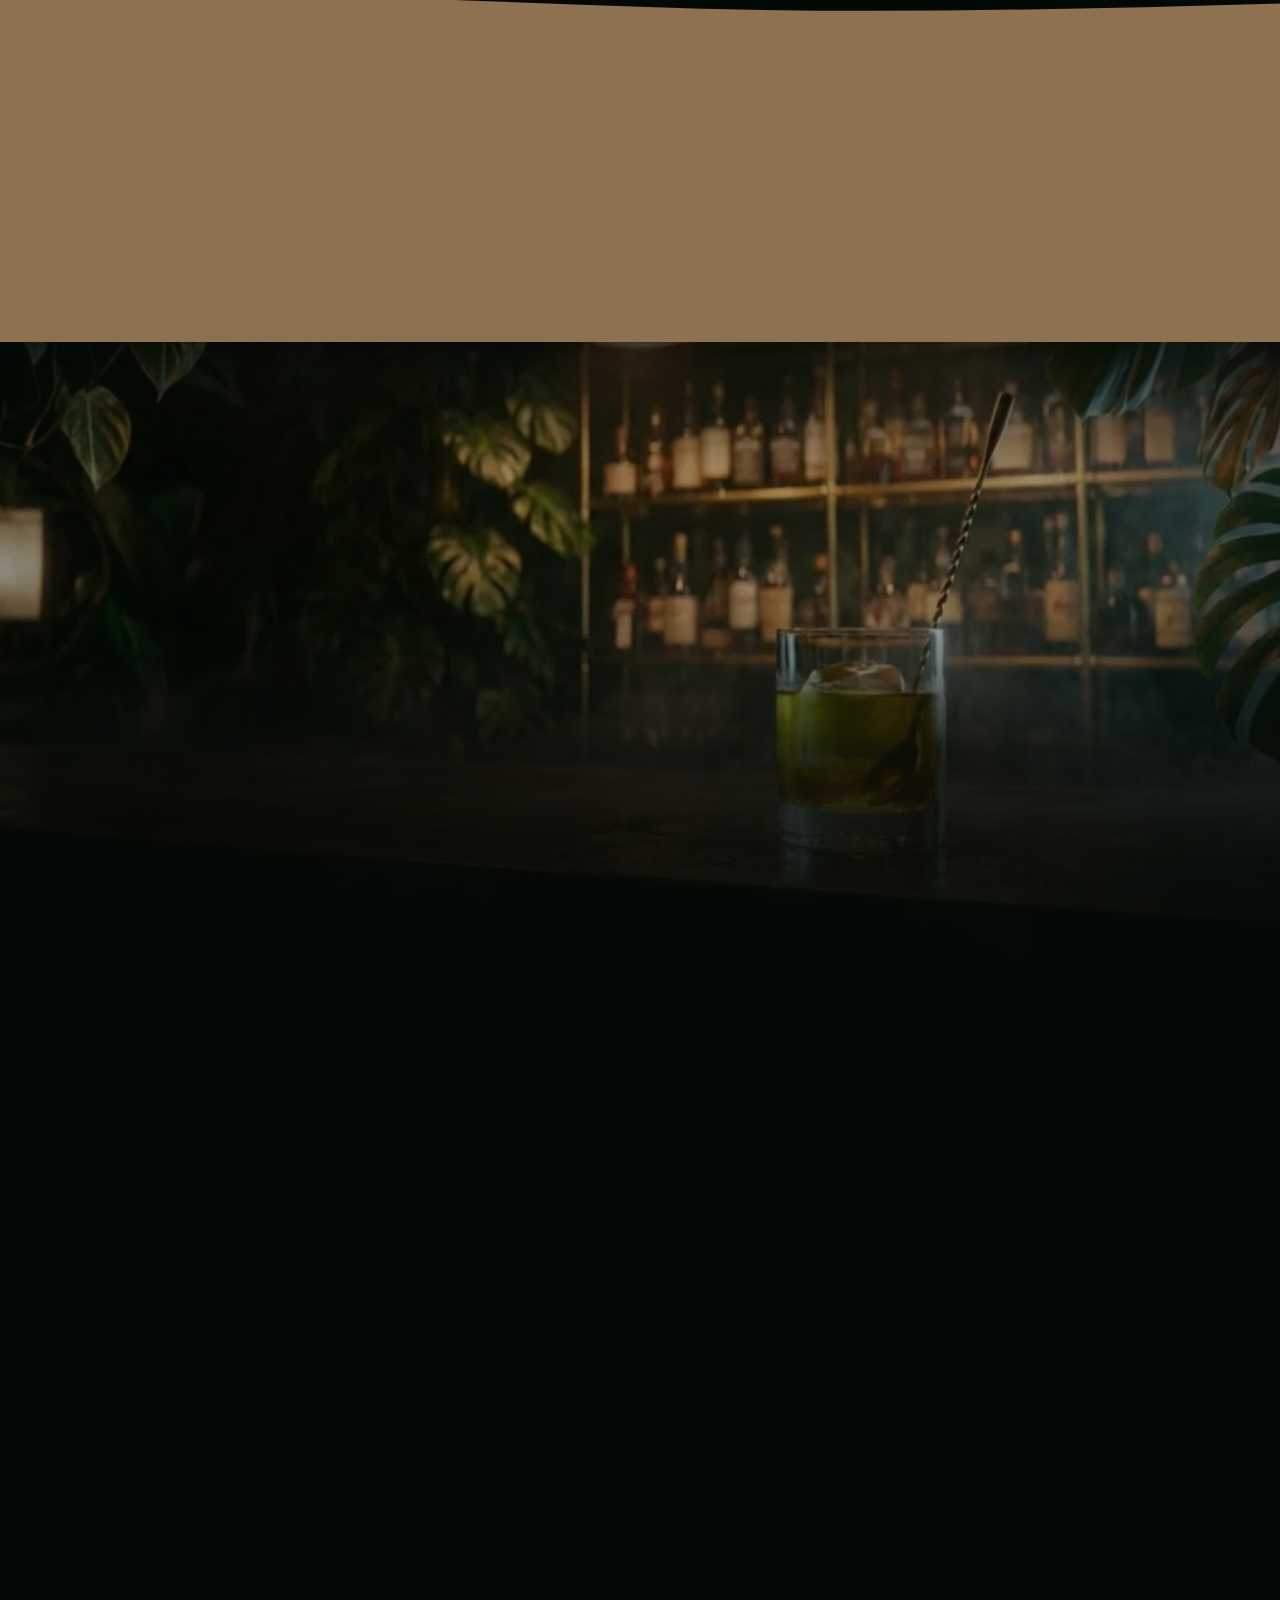
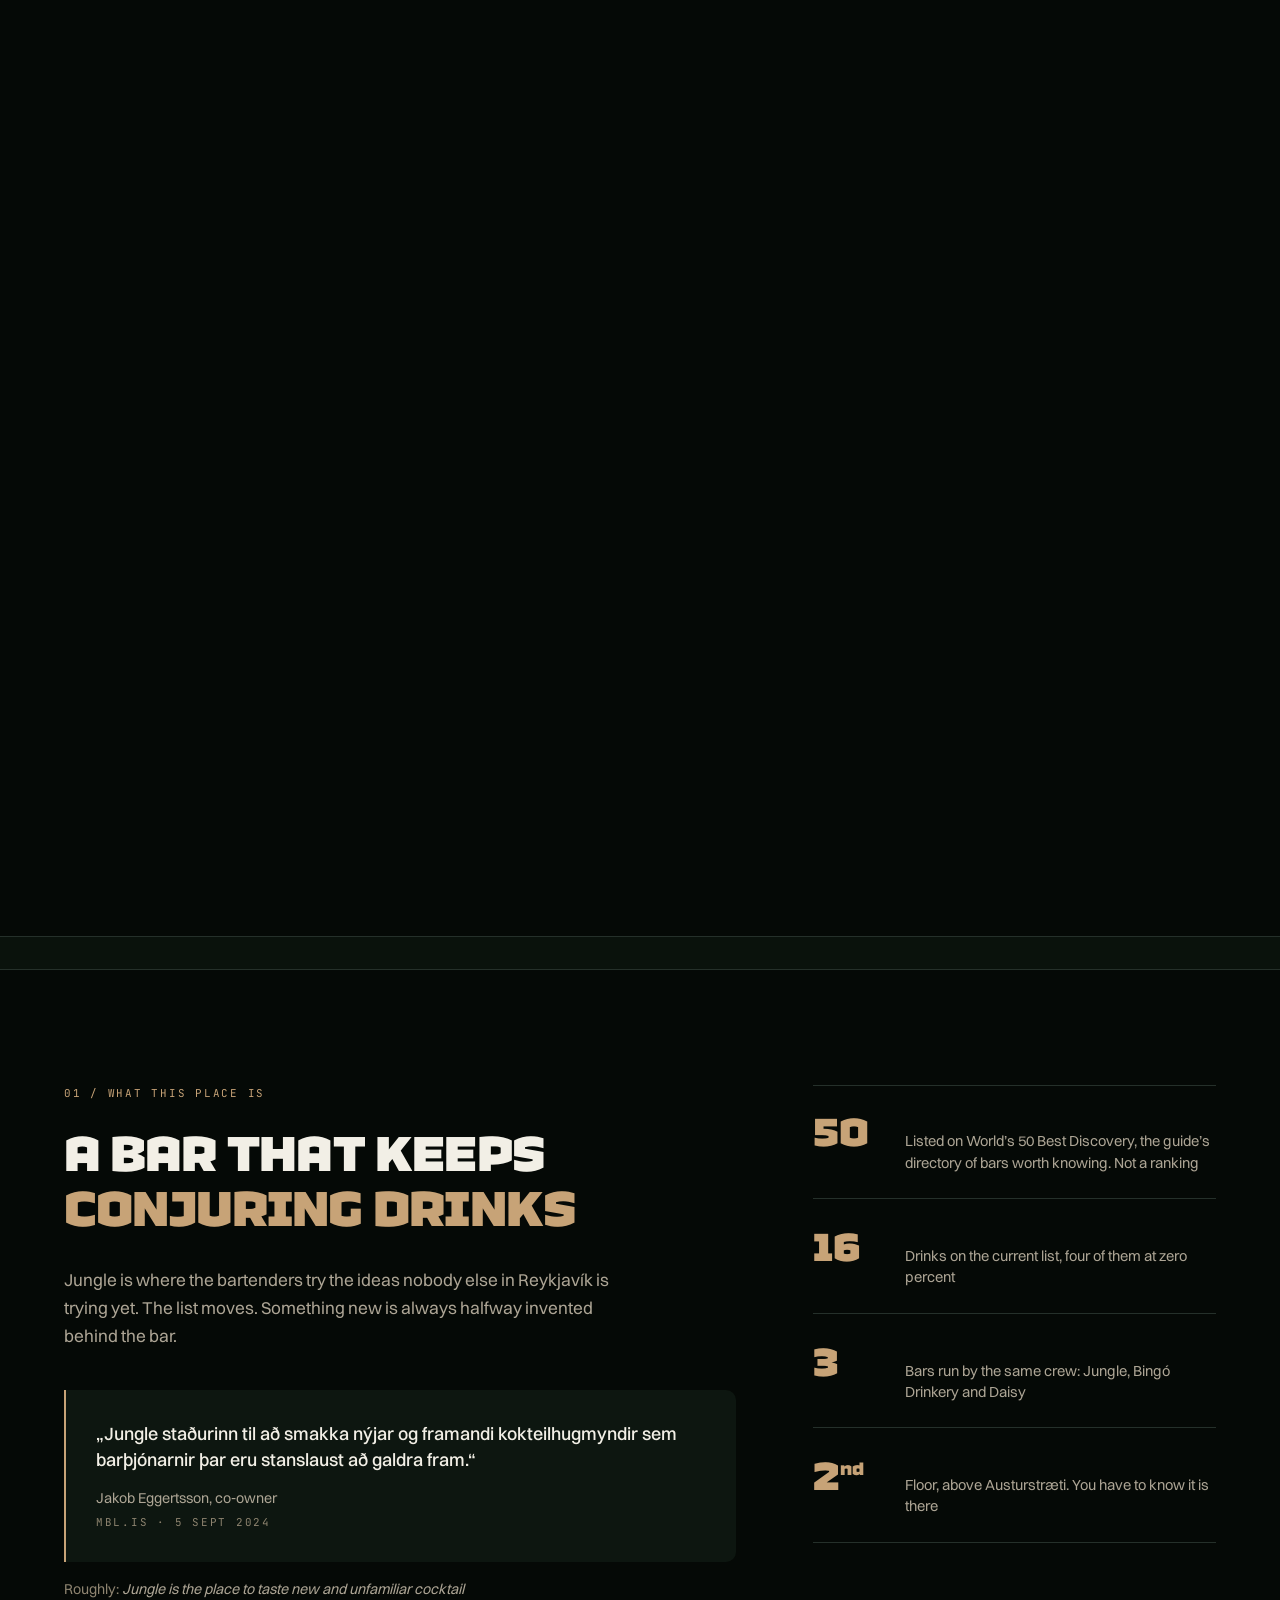
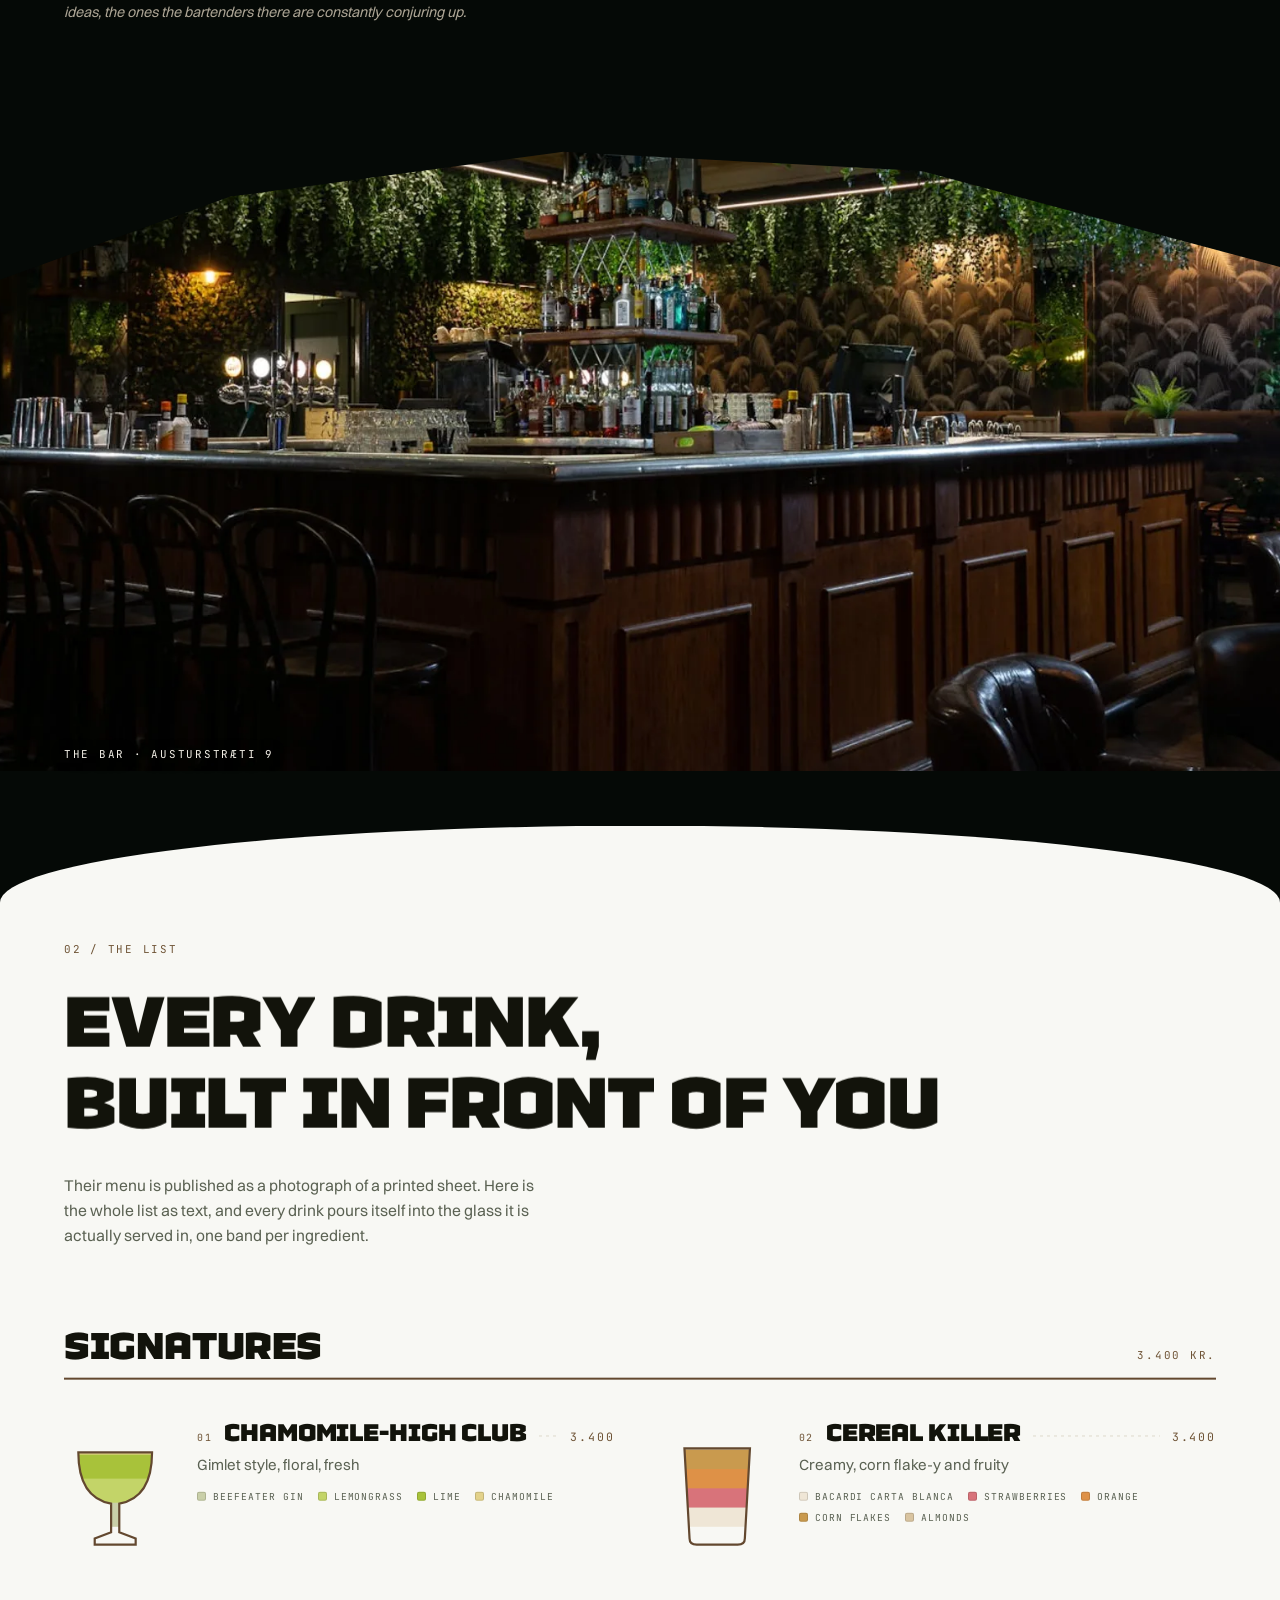
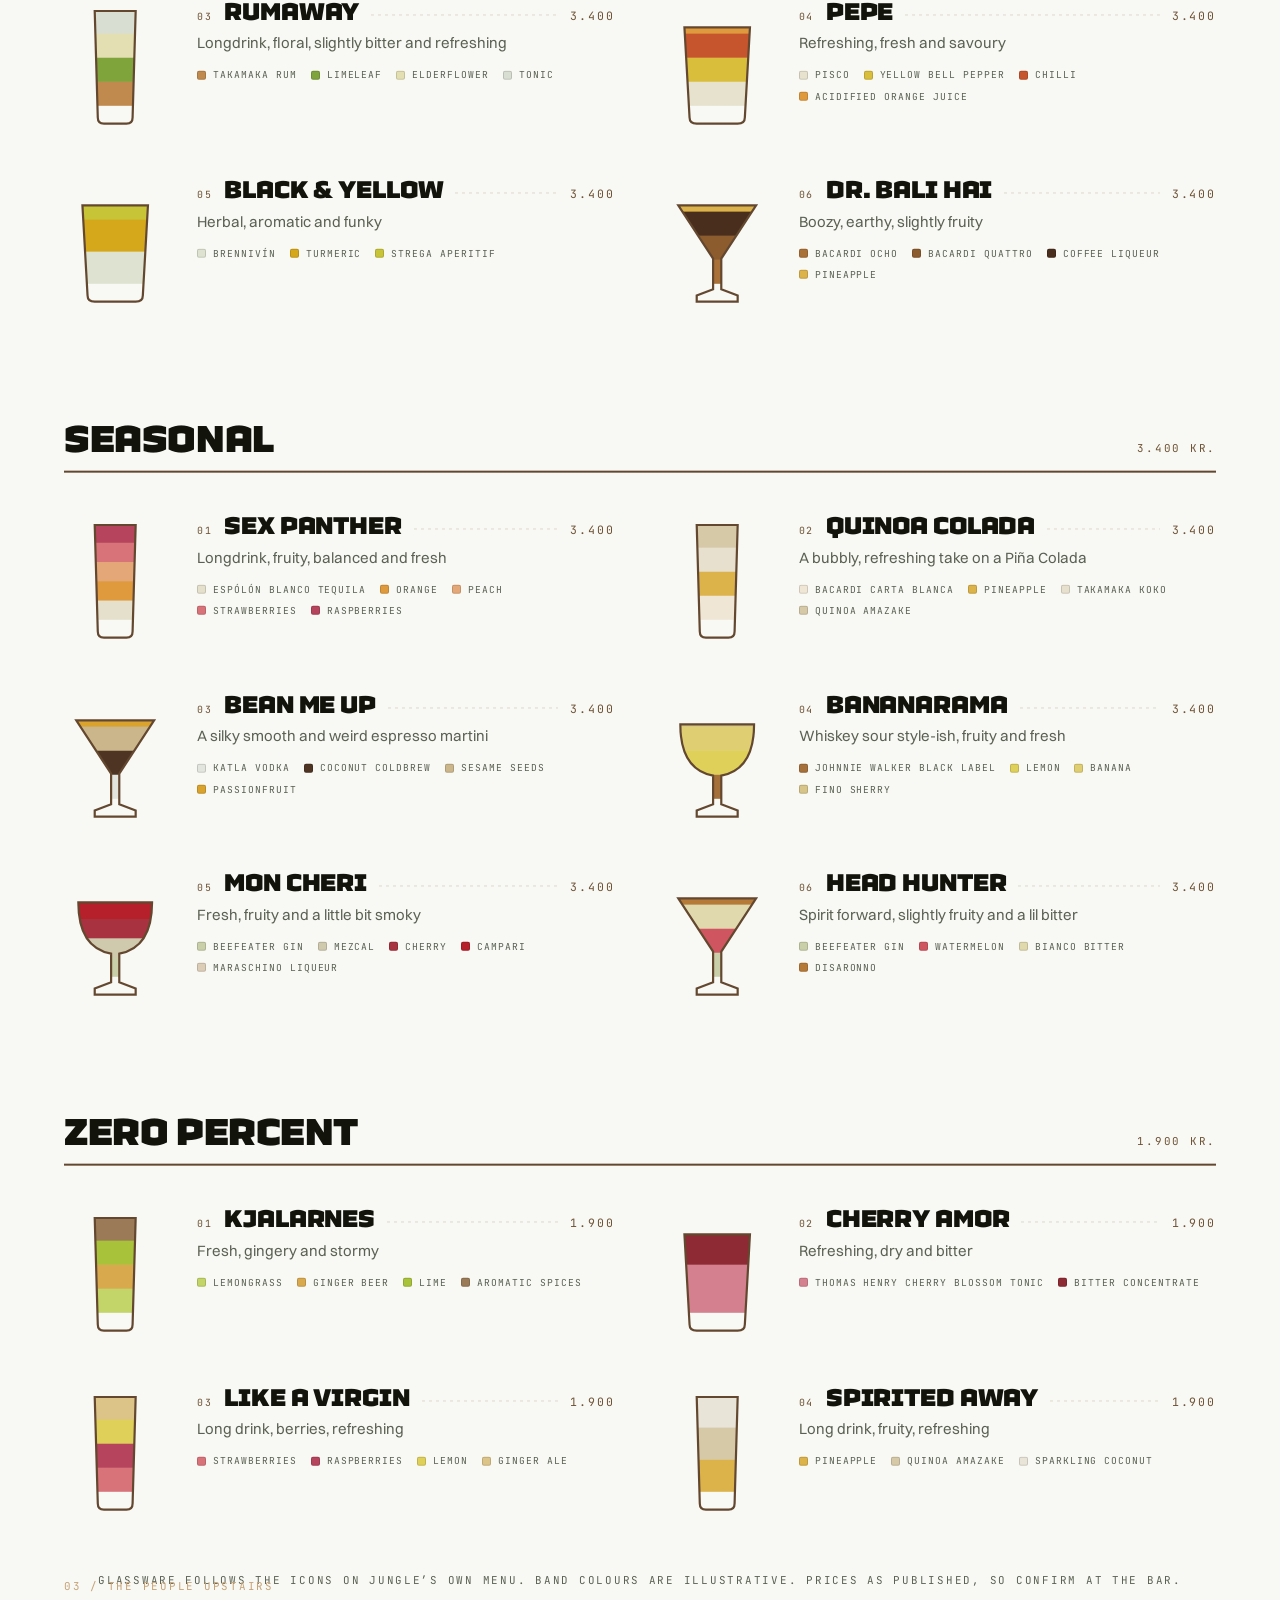
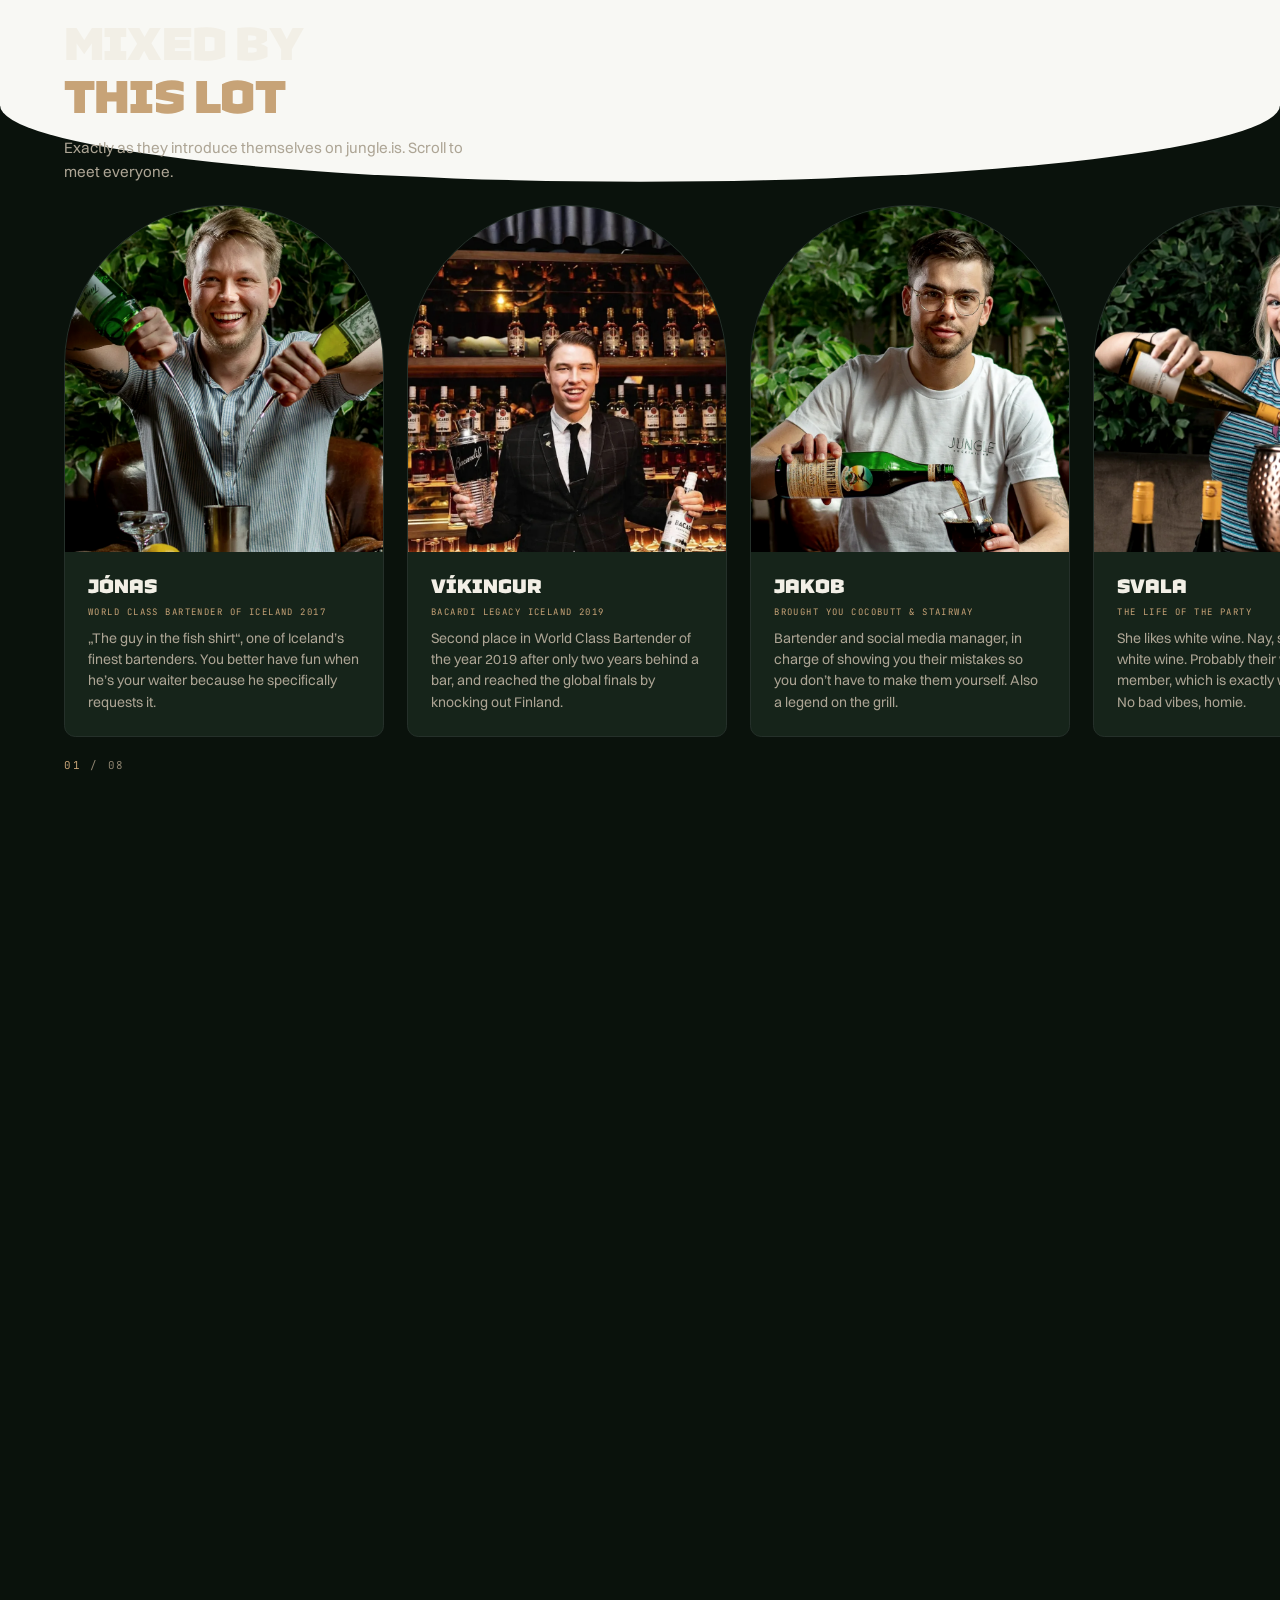
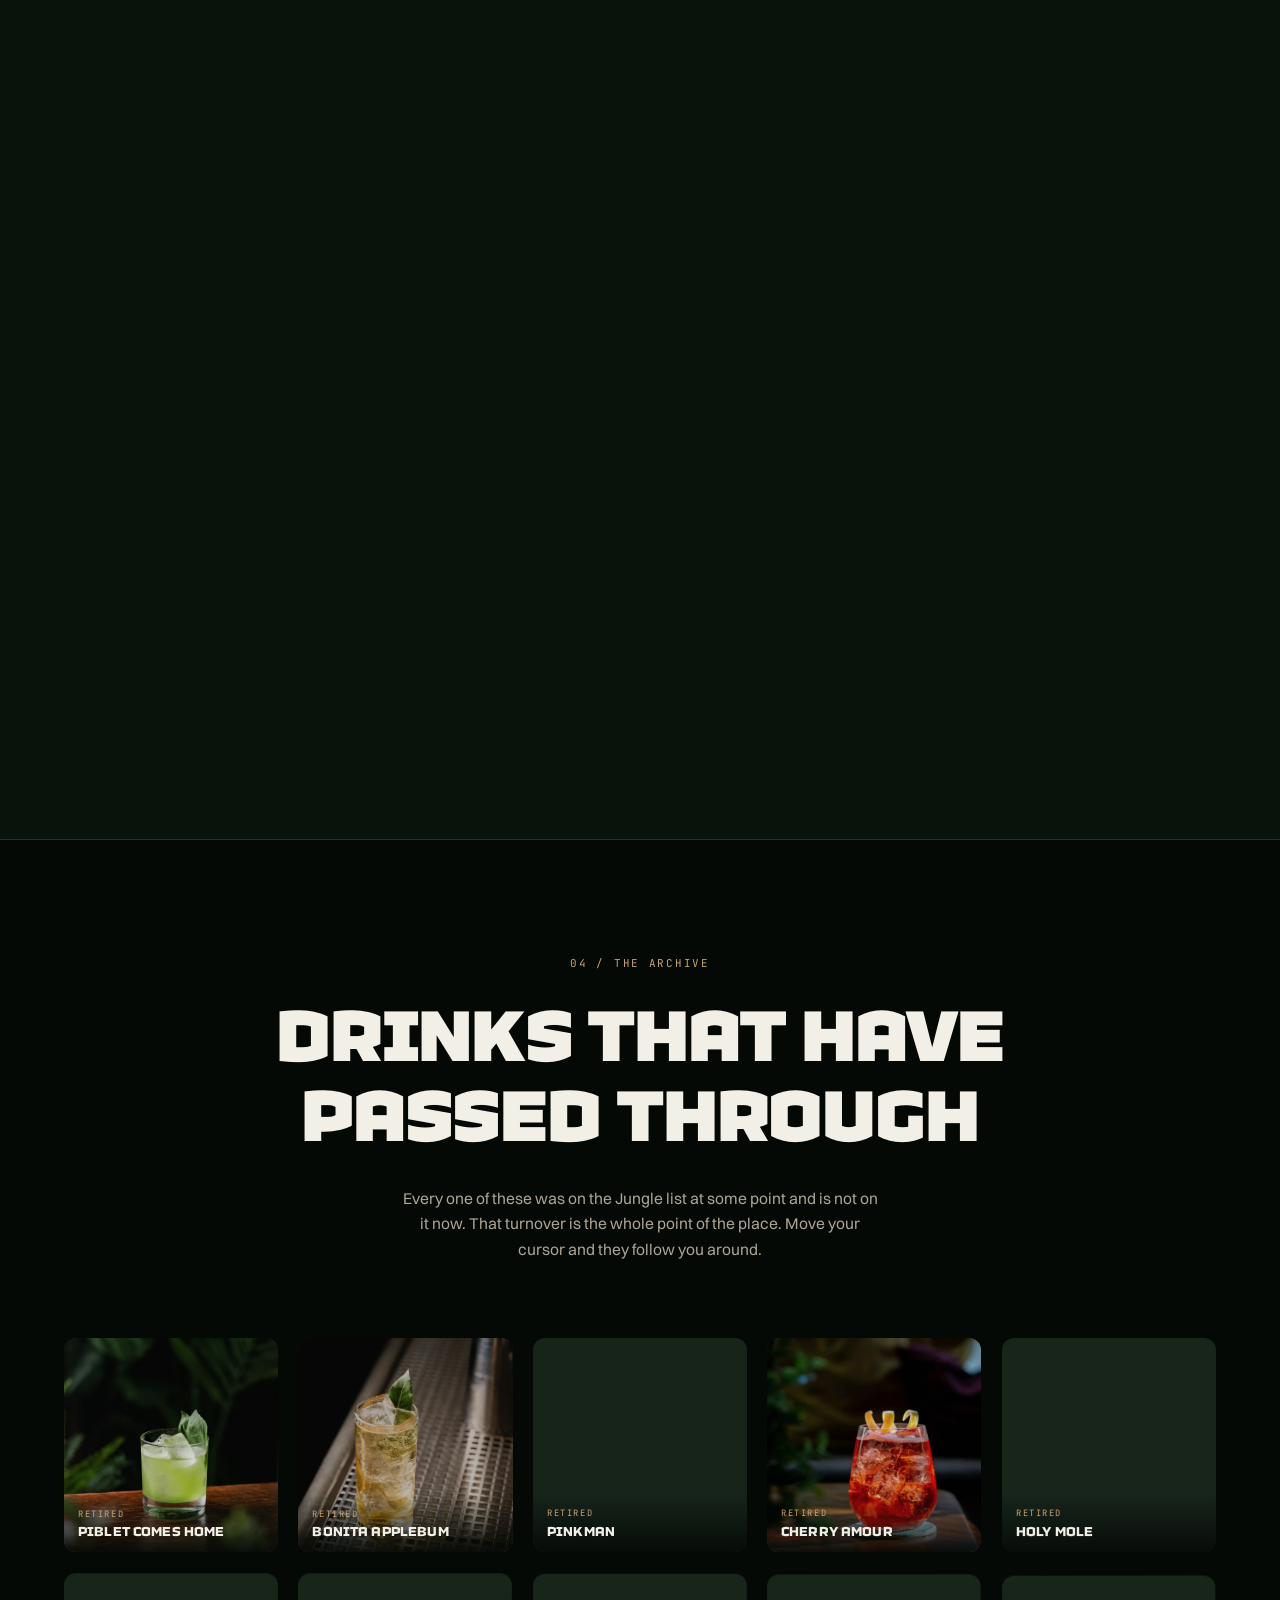
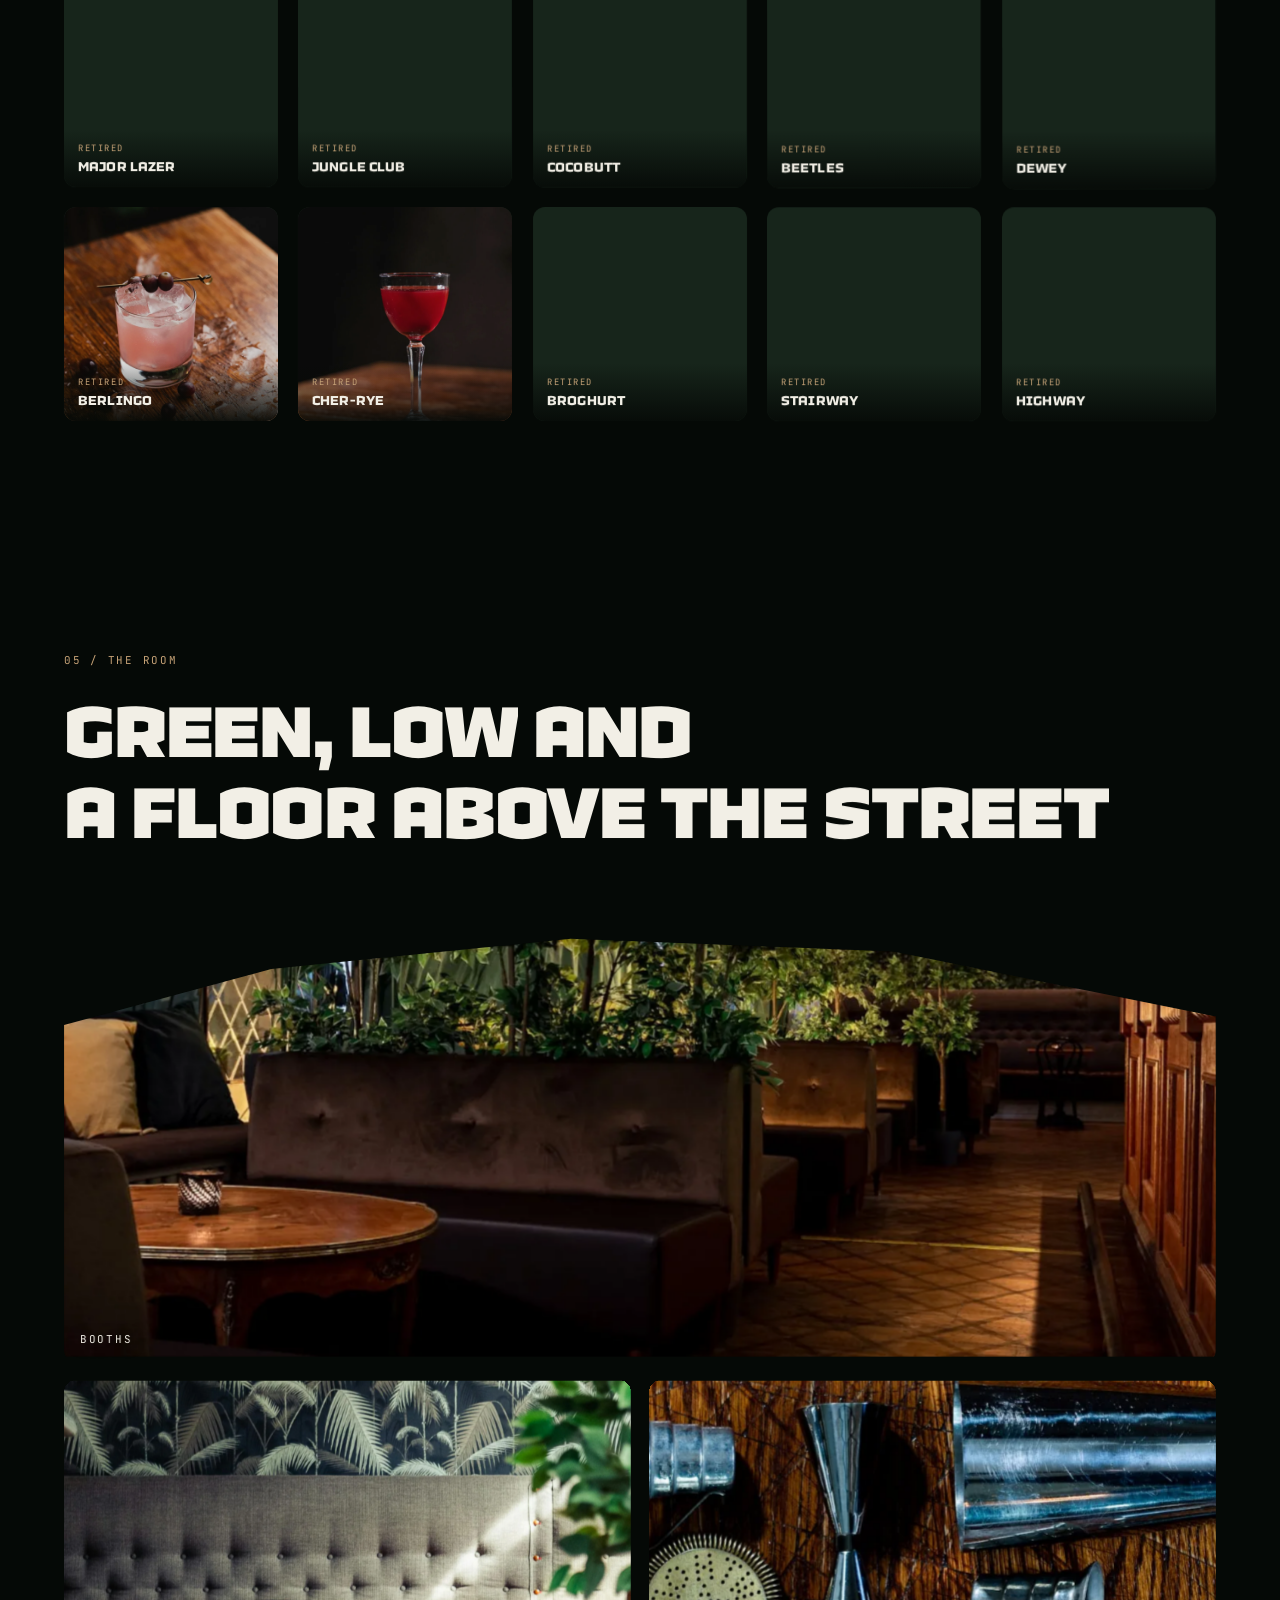
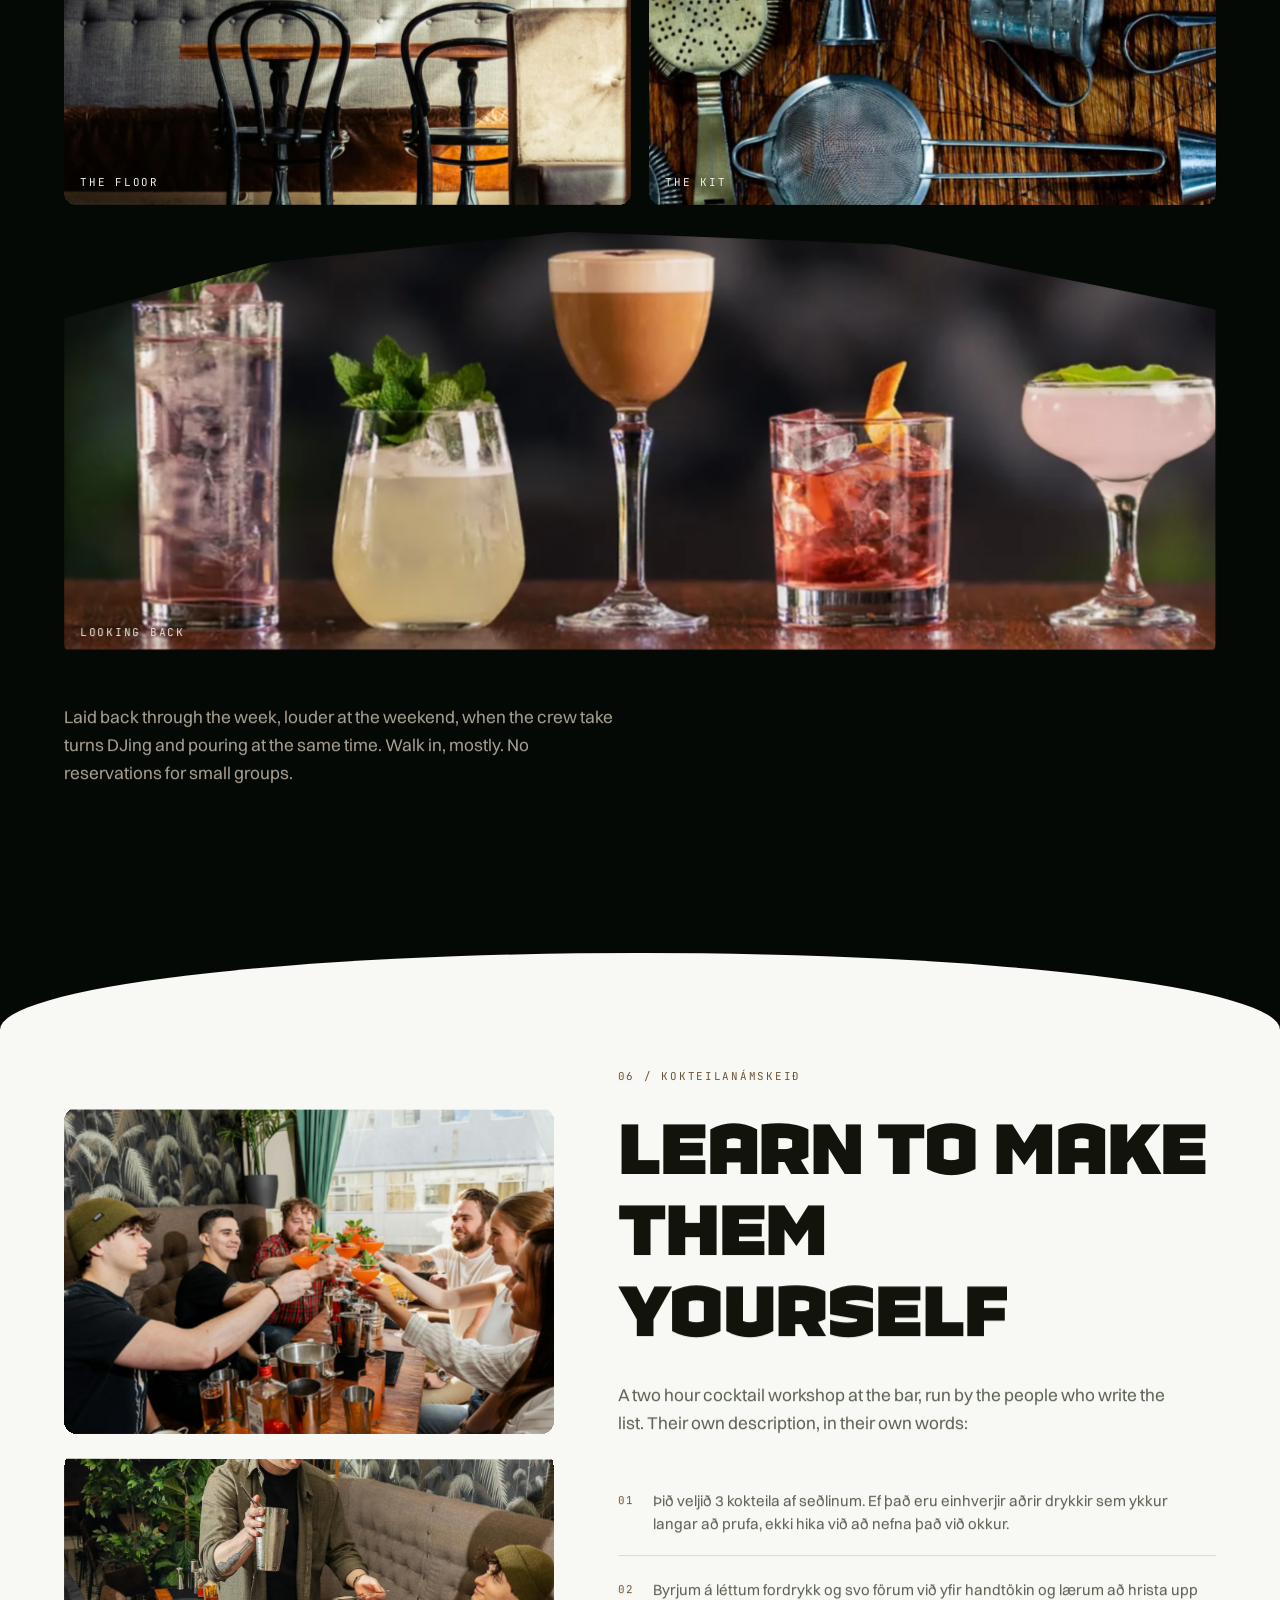
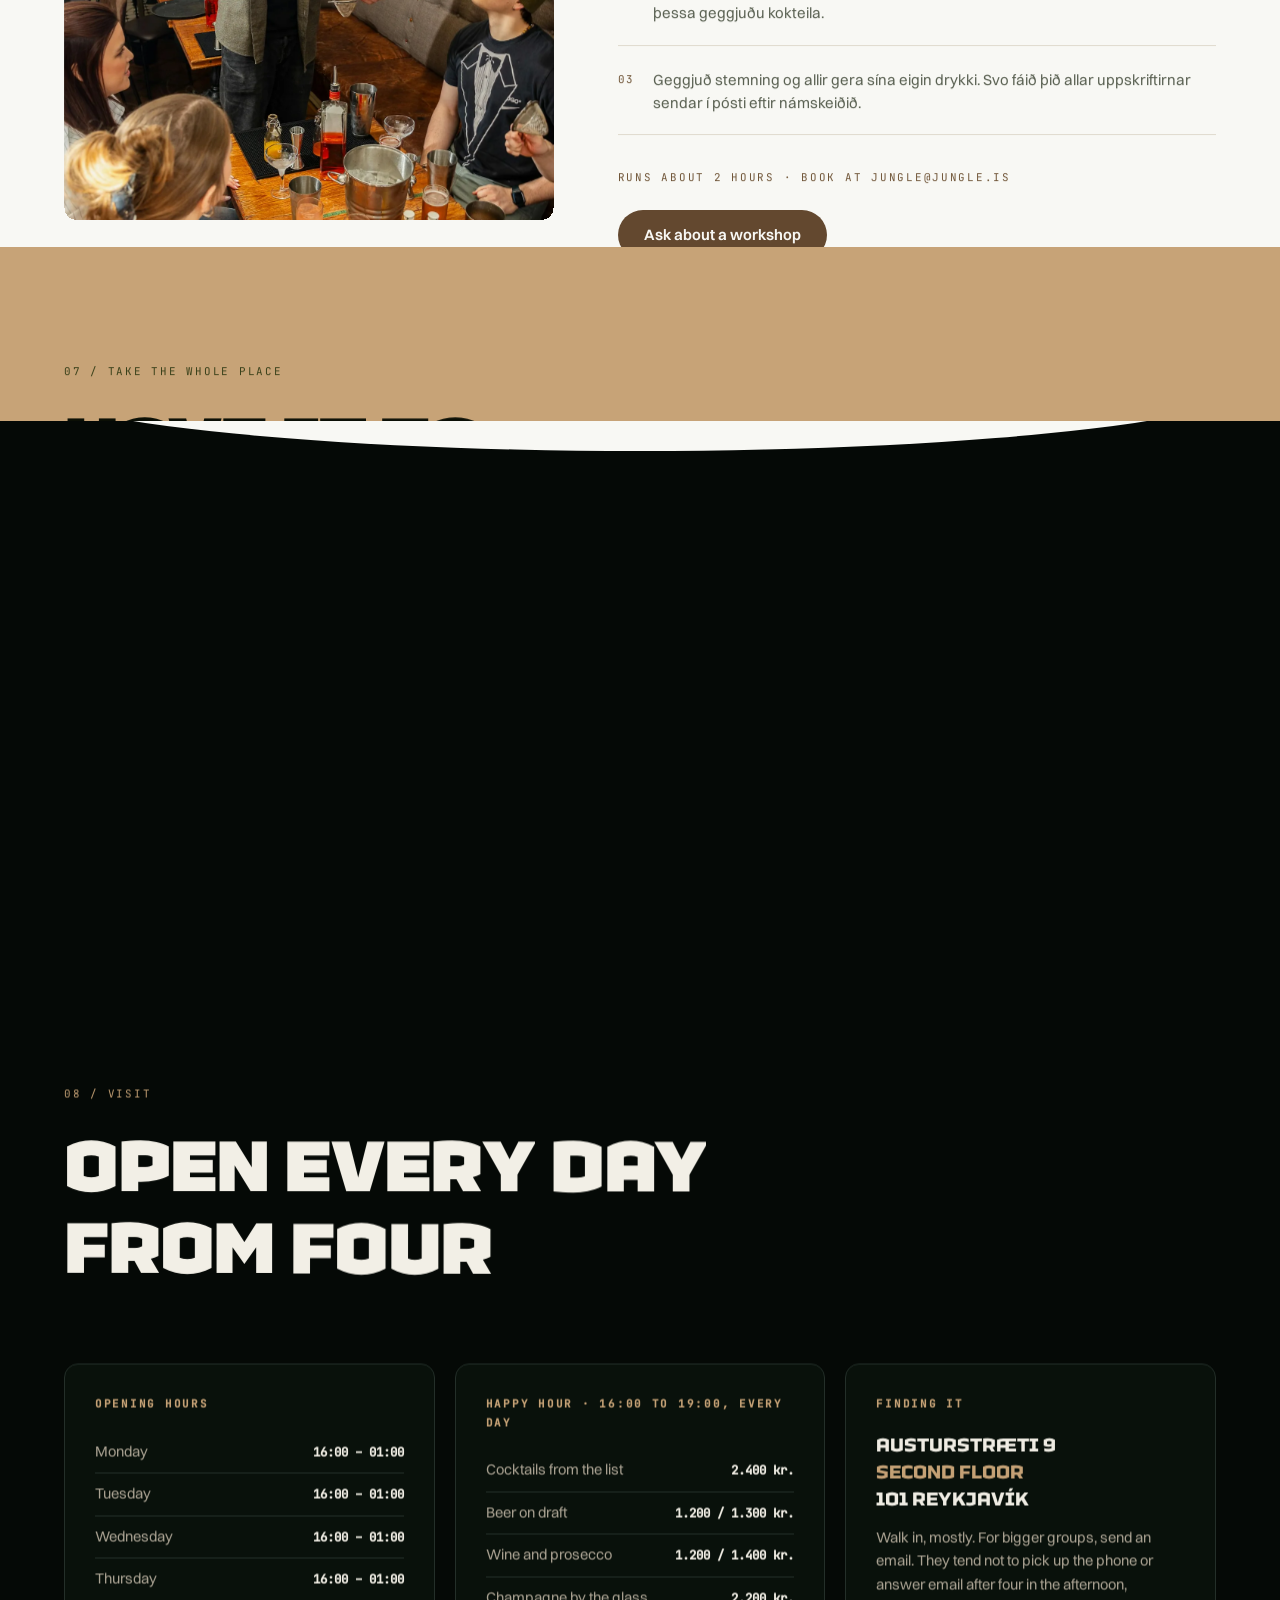
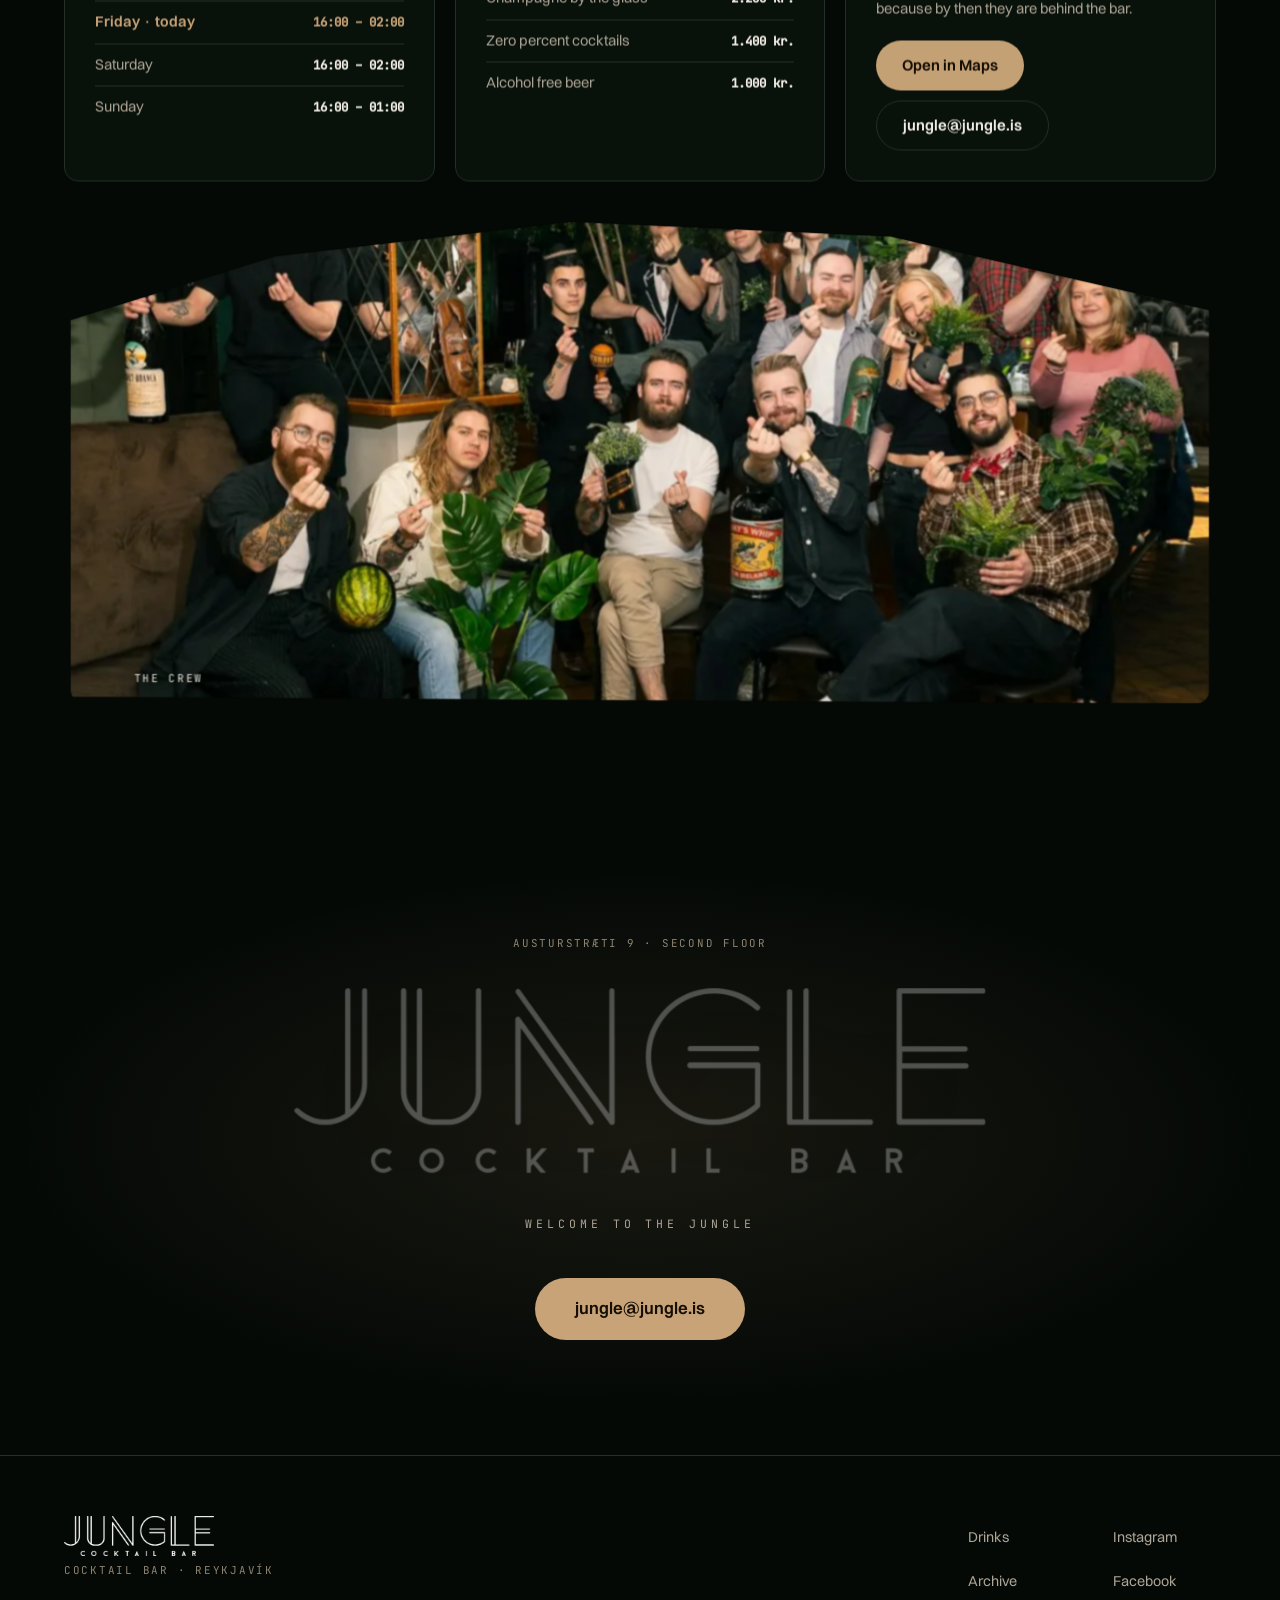
<file: index.html>
<!doctype html>
<html lang="en">
<head>
<meta charset="utf-8" />
<meta name="viewport" content="width=device-width, initial-scale=1" />
<title>Jungle Cocktail Bar · Austurstræti 9, Reykjavík</title>
<meta name="description" content="A cocktail bar on the second floor of Austurstræti 9 in downtown Reykjavík. Signature drinks, seasonal drinks and a full zero percent list, poured nightly from 16:00. Listed on World's 50 Best Discovery." />
<meta name="robots" content="noindex" />
<meta name="theme-color" content="#050906" />

<meta property="og:type" content="website" />
<meta property="og:title" content="Jungle Cocktail Bar · Austurstræti 9, Reykjavík" />
<meta property="og:description" content="Come get lost in the jungle in the heart of downtown Reykjavík. Signature and seasonal cocktails, a full zero percent list, and happy hour every day." />
<meta property="og:image" content="assets/img/bar.webp" />
<meta property="og:locale" content="en_GB" />

<link rel="icon" href="assets/favicon.svg" type="image/svg+xml" />
<link rel="icon" href="assets/favicon-48.png" type="image/png" sizes="48x48" />
<link rel="icon" href="assets/favicon-32.png" type="image/png" sizes="32x32" />
<link rel="apple-touch-icon" href="assets/apple-touch-icon.png" />
<link rel="preload" href="assets/fonts/Technor-Black.woff2" as="font" type="font/woff2" crossorigin />
<link rel="preload" href="assets/fonts/Switzer-Regular.woff2" as="font" type="font/woff2" crossorigin />
<link rel="preload" as="image" href="assets/stir-wide-poster.webp" />
<link rel="stylesheet" href="styles.css" />

<script type="application/ld+json">
{
  "@context": "https://schema.org",
  "@type": "BarOrPub",
  "name": "Jungle Cocktail Bar",
  "url": "https://jungle.is",
  "email": "jungle@jungle.is",
  "telephone": "+354 792 6969",
  "servesCuisine": "Cocktails",
  "address": {
    "@type": "PostalAddress",
    "streetAddress": "Austurstræti 9, second floor",
    "postalCode": "101",
    "addressLocality": "Reykjavík",
    "addressCountry": "IS"
  },
  "openingHoursSpecification": [
    { "@type": "OpeningHoursSpecification", "dayOfWeek": ["Monday","Tuesday","Wednesday","Thursday","Sunday"], "opens": "16:00", "closes": "01:00" },
    { "@type": "OpeningHoursSpecification", "dayOfWeek": ["Friday","Saturday"], "opens": "16:00", "closes": "02:00" }
  ]
}
</script>
</head>
<body>

<a class="skip" href="#main">Skip to content</a>

<!-- THE AWNING — first element in flow. Sticky at top:-100px so it rests
     inside the iOS status-bar / Dynamic Island strip, the one layer a fixed
     element can never paint into. Permanent, no state. -->
<div class="awning" aria-hidden="true"></div>

<!-- ══════════ opening scene ══════════
     The viewport is an empty glass. Liquid rises behind their wordmark on a
     live wobbling surface, the count runs to 100, then the whole level
     drains away through an arch and the bar is behind it. -->
<div class="gate" id="gate">
  <svg class="gate__liquid" id="gateLiquid" viewBox="0 0 1200 1000" preserveAspectRatio="none" aria-hidden="true">
    <path id="gateWave" fill="#9A7A57" d="M0,1000 L0,1000 Q300,1000 600,1000 T1200,1000 L1200,1000 Z"/>
  </svg>
  <div class="gate__inner">
    <img class="gate__logo" src="assets/img/logo-white.webp" alt="Jungle Cocktail Bar" width="1600" height="427" />
    <p class="gate__line mono" id="gateLine">POURING</p>
  </div>
  <p class="gate__count mono" id="gateCount">00</p>
  <button class="gate__skip mono" id="gateSkip" type="button">Skip</button>
</div>

<!-- ══════════ header ══════════ -->
<header class="hdr" id="hdr">
  <p class="hdr__side hdr__side--l mono">AUSTURSTRÆTI 9 &middot; 2<sup>ND</sup> FLOOR</p>

  <a class="hdr__mark" href="#top" aria-label="Jungle Cocktail Bar, back to top">
    <img src="assets/img/logo-white.webp" alt="Jungle" width="1600" height="427" />
  </a>

  <div class="hdr__side hdr__side--r">
    <p class="mono hdr__open">OPEN TONIGHT 16:00</p>
    <button class="burger" id="burger" aria-expanded="false" aria-controls="menu" aria-label="Open menu">
      <span class="burger__box" aria-hidden="true"><i></i><i></i></span>
      <span class="burger__word mono" aria-hidden="true">MENU</span>
    </button>
  </div>
</header>

<!-- overlay is a SIBLING of the header, never a child (a filtered header becomes the containing block) -->
<div class="menu" id="menu" hidden>
  <div class="menu__inner">
    <nav class="menu__nav" aria-label="Site">
      <a href="#drinks"><span><i class="mono" aria-hidden="true">01</i>Drinks</span></a>
      <a href="#crew"><span><i class="mono" aria-hidden="true">02</i>The crew</span></a>
      <a href="#archive"><span><i class="mono" aria-hidden="true">03</i>Archive</span></a>
      <a href="#room"><span><i class="mono" aria-hidden="true">04</i>The room</span></a>
      <a href="#workshop"><span><i class="mono" aria-hidden="true">05</i>Workshop</span></a>
      <a href="#rent"><span><i class="mono" aria-hidden="true">06</i>Rent the space</span></a>
      <a href="#visit"><span><i class="mono" aria-hidden="true">07</i>Visit</span></a>
    </nav>
    <div class="menu__foot">
      <p class="mono">AUSTURSTRÆTI 9 · SECOND FLOOR · 101 REYKJAVÍK</p>
      <a class="btn btn--main" href="mailto:jungle@jungle.is">jungle@jungle.is</a>
    </div>
  </div>
</div>

<main id="main">

<!-- ══════════ 1. hero ══════════ -->
<div class="heropin" id="heropin">
<section class="hero" id="top">
  <video
    class="hero__film" id="stirVid"
    poster="assets/stir-wide-poster.webp"
    muted loop playsinline preload="auto"
    aria-hidden="true" tabindex="-1"></video>

  <div class="hero__scrim" aria-hidden="true"></div>
  <div class="hero__veil" aria-hidden="true"></div>

  <div class="hero__content">
    <p class="hero__eyebrow mono">COCKTAIL BAR &middot; DOWNTOWN REYKJAVÍK &middot; ONE FLOOR UP</p>

    <h1 class="hero__h1">
      <span class="hero__line hero__line--a" id="lineA"><span class="hero__mask"><span class="hero__inner">Something is being</span></span></span>
      <span class="hero__gap" aria-hidden="true"></span>
      <span class="hero__line hero__line--b" id="lineB"><span class="hero__mask"><span class="hero__inner">stirred upstairs</span></span></span>
    </h1>

    <div class="hero__base" id="heroBase">
      <p class="hero__blurb">Come get lost in the jungle in the heart of downtown Reykjavík. Highballs, craft cocktails, beer on tap, wine, bubbles and bar snacks.</p>
      <div class="hero__acts">
        <a class="btn btn--main" href="#drinks">See the drinks</a>
        <a class="btn btn--ghost" href="#visit">Find us</a>
      </div>
    </div>

    <p class="hero__scroll mono" id="heroHint" aria-hidden="true">SCROLL TO STIR</p>
  </div>
</section>
</div>

<!-- ══════════ 2. ticker ══════════ -->
<section class="ticker" aria-hidden="true">
  <div class="ticker__skew" id="tickSkew"><div class="ticker__track" id="tickTrack"></div></div>
</section>

<!-- ══════════ 3. thesis ══════════ -->
<section class="thesis" id="about">
  <div class="thesis__grid">
    <div class="thesis__text">
      <p class="kicker mono">01 / WHAT THIS PLACE IS</p>
      <h2 class="h2">A bar that keeps<br /><em>conjuring drinks</em></h2>
      <p class="lead">Jungle is where the bartenders try the ideas nobody else in Reykjavík is trying yet. The list moves. Something new is always halfway invented behind the bar.</p>
      <blockquote class="quote">
        <p>&bdquo;Jungle staðurinn til að smakka nýjar og framandi kokteilhugmyndir sem barþjónarnir þar eru stanslaust að galdra fram.&ldquo;</p>
        <footer>
          <span class="quote__who">Jakob Eggertsson, co&#8209;owner</span>
          <span class="quote__src mono">MBL.IS &middot; 5 SEPT 2024</span>
        </footer>
      </blockquote>
      <p class="thesis__gloss">Roughly: <em>Jungle is the place to taste new and unfamiliar cocktail ideas, the ones the bartenders there are constantly conjuring up.</em></p>
    </div>

    <ul class="facts">
      <li><span class="facts__n">50</span><span class="facts__l">Listed on World&rsquo;s 50 Best Discovery, the guide&rsquo;s directory of bars worth knowing. Not a ranking</span></li>
      <li><span class="facts__n">16</span><span class="facts__l">Drinks on the current list, four of them at zero percent</span></li>
      <li><span class="facts__n">3</span><span class="facts__l">Bars run by the same crew: Jungle, Bingó Drinkery and Daisy</span></li>
      <li><span class="facts__n">2<sup>nd</sup></span><span class="facts__l">Floor, above Austurstræti. You have to know it is there</span></li>
    </ul>
  </div>

  <figure class="bleed bleed--tall" data-pour>
    <img src="assets/img/bar.webp" alt="The bar at Jungle, lit low, with hanging greenery over the counter and bottles on the back shelves." width="1900" height="950" loading="lazy" decoding="async" />
    <figcaption class="mono">THE BAR &middot; AUSTURSTRÆTI 9</figcaption>
  </figure>
</section>

<!-- ══════════ 4. drinks — every drink builds its own glass ══════════ -->
<section class="drinks paper" id="drinks">
  <header class="sec-head">
    <p class="kicker mono">02 / THE LIST</p>
    <h2 class="h2">Every drink,<br />built in front of you</h2>
    <p class="sec-head__note">Their menu is published as a photograph of a printed sheet. Here is the whole list as text, and every drink pours itself into the glass it is actually served in, one band per ingredient.</p>
  </header>

  <div class="sheet">
      <section class="course" aria-labelledby="course-sig">
        <header class="course__head">
          <h3 class="course__title" id="course-sig">Signatures</h3>
          <p class="course__price mono">3.400 kr.</p>
        </header>
        <ul class="course__list">
          <li class="dish">
            <div class="dish__glass" aria-hidden="true">
              <svg viewBox="0 0 100 130" class="gl" data-fill>
                <defs><clipPath id="cp-sig-0"><path d="M14 34 Q14 78 46 84 L46 112 L30 118 L30 124 L70 124 L70 118 L54 112 L54 84 Q86 78 86 34 Z"/></clipPath></defs>
                <g clip-path="url(#cp-sig-0)">
                  <rect class="gl__band" data-band="0" x="0" y="82.5" width="100" height="24.1" fill="#C9CFA8"/>
                  <rect class="gl__band" data-band="1" x="0" y="59.0" width="100" height="24.1" fill="#C3D468"/>
                  <rect class="gl__band" data-band="2" x="0" y="35.5" width="100" height="24.1" fill="#A8C23A"/>
                  <rect class="gl__band" data-band="3" x="0" y="12.0" width="100" height="24.1" fill="#E3D28A"/>
                </g>
                <path class="gl__out" d="M14 34 Q14 78 46 84 L46 112 L30 118 L30 124 L70 124 L70 118 L54 112 L54 84 Q86 78 86 34 Z"/>
              </svg>
            </div>
            <div class="dish__body">
              <p class="dish__top"><span class="dish__n mono">01</span><span class="dish__name">Chamomile-High Club</span><span class="dish__rule" aria-hidden="true"></span><span class="dish__p mono">3.400</span></p>
              <p class="dish__note">Gimlet style, floral, fresh</p>
              <ul class="dish__spec"><li data-ing="0"><i style="--c:#C9CFA8" aria-hidden="true"></i>Beefeater Gin</li><li data-ing="1"><i style="--c:#C3D468" aria-hidden="true"></i>Lemongrass</li><li data-ing="2"><i style="--c:#A8C23A" aria-hidden="true"></i>Lime</li><li data-ing="3"><i style="--c:#E3D28A" aria-hidden="true"></i>Chamomile</li></ul>
            </div>
          </li>
          <li class="dish">
            <div class="dish__glass" aria-hidden="true">
              <svg viewBox="0 0 100 130" class="gl" data-fill>
                <defs><clipPath id="cp-sig-1"><path d="M18 30 L23 118 Q23 124 30 124 L70 124 Q77 124 77 118 L82 30 Z"/></clipPath></defs>
                <g clip-path="url(#cp-sig-1)">
                  <rect class="gl__band" data-band="0" x="0" y="87.2" width="100" height="19.4" fill="#EFE6D6"/>
                  <rect class="gl__band" data-band="1" x="0" y="68.4" width="100" height="19.4" fill="#D8737A"/>
                  <rect class="gl__band" data-band="2" x="0" y="49.6" width="100" height="19.4" fill="#DE9147"/>
                  <rect class="gl__band" data-band="3" x="0" y="30.8" width="100" height="19.4" fill="#C99A4E"/>
                  <rect class="gl__band" data-band="4" x="0" y="12.0" width="100" height="19.4" fill="#D9C4A0"/>
                </g>
                <path class="gl__out" d="M18 30 L23 118 Q23 124 30 124 L70 124 Q77 124 77 118 L82 30 Z"/>
              </svg>
            </div>
            <div class="dish__body">
              <p class="dish__top"><span class="dish__n mono">02</span><span class="dish__name">Cereal Killer</span><span class="dish__rule" aria-hidden="true"></span><span class="dish__p mono">3.400</span></p>
              <p class="dish__note">Creamy, corn flake-y and fruity</p>
              <ul class="dish__spec"><li data-ing="0"><i style="--c:#EFE6D6" aria-hidden="true"></i>Bacardi Carta Blanca</li><li data-ing="1"><i style="--c:#D8737A" aria-hidden="true"></i>Strawberries</li><li data-ing="2"><i style="--c:#DE9147" aria-hidden="true"></i>Orange</li><li data-ing="3"><i style="--c:#C99A4E" aria-hidden="true"></i>Corn Flakes</li><li data-ing="4"><i style="--c:#D9C4A0" aria-hidden="true"></i>Almonds</li></ul>
            </div>
          </li>
          <li class="dish">
            <div class="dish__glass" aria-hidden="true">
              <svg viewBox="0 0 100 130" class="gl" data-fill>
                <defs><clipPath id="cp-sig-2"><path d="M30 14 L33 118 Q33 124 39 124 L61 124 Q67 124 67 118 L70 14 Z"/></clipPath></defs>
                <g clip-path="url(#cp-sig-2)">
                  <rect class="gl__band" data-band="0" x="0" y="82.5" width="100" height="24.1" fill="#C08A4E"/>
                  <rect class="gl__band" data-band="1" x="0" y="59.0" width="100" height="24.1" fill="#7FA43C"/>
                  <rect class="gl__band" data-band="2" x="0" y="35.5" width="100" height="24.1" fill="#E4DFB2"/>
                  <rect class="gl__band" data-band="3" x="0" y="12.0" width="100" height="24.1" fill="#D9DED2"/>
                </g>
                <path class="gl__out" d="M30 14 L33 118 Q33 124 39 124 L61 124 Q67 124 67 118 L70 14 Z"/>
              </svg>
            </div>
            <div class="dish__body">
              <p class="dish__top"><span class="dish__n mono">03</span><span class="dish__name">Rumaway</span><span class="dish__rule" aria-hidden="true"></span><span class="dish__p mono">3.400</span></p>
              <p class="dish__note">Longdrink, floral, slightly bitter and refreshing</p>
              <ul class="dish__spec"><li data-ing="0"><i style="--c:#C08A4E" aria-hidden="true"></i>Takamaka Rum</li><li data-ing="1"><i style="--c:#7FA43C" aria-hidden="true"></i>Limeleaf</li><li data-ing="2"><i style="--c:#E4DFB2" aria-hidden="true"></i>Elderflower</li><li data-ing="3"><i style="--c:#D9DED2" aria-hidden="true"></i>Tonic</li></ul>
            </div>
          </li>
          <li class="dish">
            <div class="dish__glass" aria-hidden="true">
              <svg viewBox="0 0 100 130" class="gl" data-fill>
                <defs><clipPath id="cp-sig-3"><path d="M18 30 L23 118 Q23 124 30 124 L70 124 Q77 124 77 118 L82 30 Z"/></clipPath></defs>
                <g clip-path="url(#cp-sig-3)">
                  <rect class="gl__band" data-band="0" x="0" y="82.5" width="100" height="24.1" fill="#E6E2CE"/>
                  <rect class="gl__band" data-band="1" x="0" y="59.0" width="100" height="24.1" fill="#D9BE3C"/>
                  <rect class="gl__band" data-band="2" x="0" y="35.5" width="100" height="24.1" fill="#C6552E"/>
                  <rect class="gl__band" data-band="3" x="0" y="12.0" width="100" height="24.1" fill="#E09A3E"/>
                </g>
                <path class="gl__out" d="M18 30 L23 118 Q23 124 30 124 L70 124 Q77 124 77 118 L82 30 Z"/>
              </svg>
            </div>
            <div class="dish__body">
              <p class="dish__top"><span class="dish__n mono">04</span><span class="dish__name">Pepe</span><span class="dish__rule" aria-hidden="true"></span><span class="dish__p mono">3.400</span></p>
              <p class="dish__note">Refreshing, fresh and savoury</p>
              <ul class="dish__spec"><li data-ing="0"><i style="--c:#E6E2CE" aria-hidden="true"></i>Pisco</li><li data-ing="1"><i style="--c:#D9BE3C" aria-hidden="true"></i>Yellow bell pepper</li><li data-ing="2"><i style="--c:#C6552E" aria-hidden="true"></i>Chilli</li><li data-ing="3"><i style="--c:#E09A3E" aria-hidden="true"></i>Acidified orange juice</li></ul>
            </div>
          </li>
          <li class="dish">
            <div class="dish__glass" aria-hidden="true">
              <svg viewBox="0 0 100 130" class="gl" data-fill>
                <defs><clipPath id="cp-sig-4"><path d="M18 30 L23 118 Q23 124 30 124 L70 124 Q77 124 77 118 L82 30 Z"/></clipPath></defs>
                <g clip-path="url(#cp-sig-4)">
                  <rect class="gl__band" data-band="0" x="0" y="74.7" width="100" height="31.9" fill="#DDE3D0"/>
                  <rect class="gl__band" data-band="1" x="0" y="43.3" width="100" height="31.9" fill="#D5A81B"/>
                  <rect class="gl__band" data-band="2" x="0" y="12.0" width="100" height="31.9" fill="#C8C438"/>
                </g>
                <path class="gl__out" d="M18 30 L23 118 Q23 124 30 124 L70 124 Q77 124 77 118 L82 30 Z"/>
              </svg>
            </div>
            <div class="dish__body">
              <p class="dish__top"><span class="dish__n mono">05</span><span class="dish__name">Black &amp; Yellow</span><span class="dish__rule" aria-hidden="true"></span><span class="dish__p mono">3.400</span></p>
              <p class="dish__note">Herbal, aromatic and funky</p>
              <ul class="dish__spec"><li data-ing="0"><i style="--c:#DDE3D0" aria-hidden="true"></i>Brennivín</li><li data-ing="1"><i style="--c:#D5A81B" aria-hidden="true"></i>Turmeric</li><li data-ing="2"><i style="--c:#C8C438" aria-hidden="true"></i>Strega Aperitif</li></ul>
            </div>
          </li>
          <li class="dish">
            <div class="dish__glass" aria-hidden="true">
              <svg viewBox="0 0 100 130" class="gl" data-fill>
                <defs><clipPath id="cp-sig-5"><path d="M12 30 L46 82 L46 112 L30 118 L30 124 L70 124 L70 118 L54 112 L54 82 L88 30 Z"/></clipPath></defs>
                <g clip-path="url(#cp-sig-5)">
                  <rect class="gl__band" data-band="0" x="0" y="82.5" width="100" height="24.1" fill="#A97038"/>
                  <rect class="gl__band" data-band="1" x="0" y="59.0" width="100" height="24.1" fill="#8C5B2E"/>
                  <rect class="gl__band" data-band="2" x="0" y="35.5" width="100" height="24.1" fill="#4A2E1D"/>
                  <rect class="gl__band" data-band="3" x="0" y="12.0" width="100" height="24.1" fill="#DCB24A"/>
                </g>
                <path class="gl__out" d="M12 30 L46 82 L46 112 L30 118 L30 124 L70 124 L70 118 L54 112 L54 82 L88 30 Z"/>
              </svg>
            </div>
            <div class="dish__body">
              <p class="dish__top"><span class="dish__n mono">06</span><span class="dish__name">Dr. Bali Hai</span><span class="dish__rule" aria-hidden="true"></span><span class="dish__p mono">3.400</span></p>
              <p class="dish__note">Boozy, earthy, slightly fruity</p>
              <ul class="dish__spec"><li data-ing="0"><i style="--c:#A97038" aria-hidden="true"></i>Bacardi Ocho</li><li data-ing="1"><i style="--c:#8C5B2E" aria-hidden="true"></i>Bacardi Quattro</li><li data-ing="2"><i style="--c:#4A2E1D" aria-hidden="true"></i>Coffee liqueur</li><li data-ing="3"><i style="--c:#DCB24A" aria-hidden="true"></i>Pineapple</li></ul>
            </div>
          </li>
        </ul>
      </section>
      <section class="course" aria-labelledby="course-sea">
        <header class="course__head">
          <h3 class="course__title" id="course-sea">Seasonal</h3>
          <p class="course__price mono">3.400 kr.</p>
        </header>
        <ul class="course__list">
          <li class="dish">
            <div class="dish__glass" aria-hidden="true">
              <svg viewBox="0 0 100 130" class="gl" data-fill>
                <defs><clipPath id="cp-sea-0"><path d="M30 14 L33 118 Q33 124 39 124 L61 124 Q67 124 67 118 L70 14 Z"/></clipPath></defs>
                <g clip-path="url(#cp-sea-0)">
                  <rect class="gl__band" data-band="0" x="0" y="87.2" width="100" height="19.4" fill="#E4E0CC"/>
                  <rect class="gl__band" data-band="1" x="0" y="68.4" width="100" height="19.4" fill="#E09A3E"/>
                  <rect class="gl__band" data-band="2" x="0" y="49.6" width="100" height="19.4" fill="#E4A878"/>
                  <rect class="gl__band" data-band="3" x="0" y="30.8" width="100" height="19.4" fill="#D8737A"/>
                  <rect class="gl__band" data-band="4" x="0" y="12.0" width="100" height="19.4" fill="#B5445C"/>
                </g>
                <path class="gl__out" d="M30 14 L33 118 Q33 124 39 124 L61 124 Q67 124 67 118 L70 14 Z"/>
              </svg>
            </div>
            <div class="dish__body">
              <p class="dish__top"><span class="dish__n mono">01</span><span class="dish__name">Sex Panther</span><span class="dish__rule" aria-hidden="true"></span><span class="dish__p mono">3.400</span></p>
              <p class="dish__note">Longdrink, fruity, balanced and fresh</p>
              <ul class="dish__spec"><li data-ing="0"><i style="--c:#E4E0CC" aria-hidden="true"></i>Espólón Blanco Tequila</li><li data-ing="1"><i style="--c:#E09A3E" aria-hidden="true"></i>Orange</li><li data-ing="2"><i style="--c:#E4A878" aria-hidden="true"></i>Peach</li><li data-ing="3"><i style="--c:#D8737A" aria-hidden="true"></i>Strawberries</li><li data-ing="4"><i style="--c:#B5445C" aria-hidden="true"></i>Raspberries</li></ul>
            </div>
          </li>
          <li class="dish">
            <div class="dish__glass" aria-hidden="true">
              <svg viewBox="0 0 100 130" class="gl" data-fill>
                <defs><clipPath id="cp-sea-1"><path d="M30 14 L33 118 Q33 124 39 124 L61 124 Q67 124 67 118 L70 14 Z"/></clipPath></defs>
                <g clip-path="url(#cp-sea-1)">
                  <rect class="gl__band" data-band="0" x="0" y="82.5" width="100" height="24.1" fill="#EFE6D6"/>
                  <rect class="gl__band" data-band="1" x="0" y="59.0" width="100" height="24.1" fill="#DCB24A"/>
                  <rect class="gl__band" data-band="2" x="0" y="35.5" width="100" height="24.1" fill="#E8E0CE"/>
                  <rect class="gl__band" data-band="3" x="0" y="12.0" width="100" height="24.1" fill="#D6C9A8"/>
                </g>
                <path class="gl__out" d="M30 14 L33 118 Q33 124 39 124 L61 124 Q67 124 67 118 L70 14 Z"/>
              </svg>
            </div>
            <div class="dish__body">
              <p class="dish__top"><span class="dish__n mono">02</span><span class="dish__name">Quinoa Colada</span><span class="dish__rule" aria-hidden="true"></span><span class="dish__p mono">3.400</span></p>
              <p class="dish__note">A bubbly, refreshing take on a Piña Colada</p>
              <ul class="dish__spec"><li data-ing="0"><i style="--c:#EFE6D6" aria-hidden="true"></i>Bacardi Carta Blanca</li><li data-ing="1"><i style="--c:#DCB24A" aria-hidden="true"></i>Pineapple</li><li data-ing="2"><i style="--c:#E8E0CE" aria-hidden="true"></i>Takamaka Koko</li><li data-ing="3"><i style="--c:#D6C9A8" aria-hidden="true"></i>Quinoa amazake</li></ul>
            </div>
          </li>
          <li class="dish">
            <div class="dish__glass" aria-hidden="true">
              <svg viewBox="0 0 100 130" class="gl" data-fill>
                <defs><clipPath id="cp-sea-2"><path d="M12 30 L46 82 L46 112 L30 118 L30 124 L70 124 L70 118 L54 112 L54 82 L88 30 Z"/></clipPath></defs>
                <g clip-path="url(#cp-sea-2)">
                  <rect class="gl__band" data-band="0" x="0" y="82.5" width="100" height="24.1" fill="#E2E4DE"/>
                  <rect class="gl__band" data-band="1" x="0" y="59.0" width="100" height="24.1" fill="#4E3423"/>
                  <rect class="gl__band" data-band="2" x="0" y="35.5" width="100" height="24.1" fill="#CBB68C"/>
                  <rect class="gl__band" data-band="3" x="0" y="12.0" width="100" height="24.1" fill="#D9A32E"/>
                </g>
                <path class="gl__out" d="M12 30 L46 82 L46 112 L30 118 L30 124 L70 124 L70 118 L54 112 L54 82 L88 30 Z"/>
              </svg>
            </div>
            <div class="dish__body">
              <p class="dish__top"><span class="dish__n mono">03</span><span class="dish__name">Bean Me Up</span><span class="dish__rule" aria-hidden="true"></span><span class="dish__p mono">3.400</span></p>
              <p class="dish__note">A silky smooth and weird espresso martini</p>
              <ul class="dish__spec"><li data-ing="0"><i style="--c:#E2E4DE" aria-hidden="true"></i>Katla Vodka</li><li data-ing="1"><i style="--c:#4E3423" aria-hidden="true"></i>Coconut coldbrew</li><li data-ing="2"><i style="--c:#CBB68C" aria-hidden="true"></i>Sesame seeds</li><li data-ing="3"><i style="--c:#D9A32E" aria-hidden="true"></i>Passionfruit</li></ul>
            </div>
          </li>
          <li class="dish">
            <div class="dish__glass" aria-hidden="true">
              <svg viewBox="0 0 100 130" class="gl" data-fill>
                <defs><clipPath id="cp-sea-3"><path d="M14 34 Q14 78 46 84 L46 112 L30 118 L30 124 L70 124 L70 118 L54 112 L54 84 Q86 78 86 34 Z"/></clipPath></defs>
                <g clip-path="url(#cp-sea-3)">
                  <rect class="gl__band" data-band="0" x="0" y="82.5" width="100" height="24.1" fill="#A5703A"/>
                  <rect class="gl__band" data-band="1" x="0" y="59.0" width="100" height="24.1" fill="#DFD05A"/>
                  <rect class="gl__band" data-band="2" x="0" y="35.5" width="100" height="24.1" fill="#E0CE72"/>
                  <rect class="gl__band" data-band="3" x="0" y="12.0" width="100" height="24.1" fill="#D6C489"/>
                </g>
                <path class="gl__out" d="M14 34 Q14 78 46 84 L46 112 L30 118 L30 124 L70 124 L70 118 L54 112 L54 84 Q86 78 86 34 Z"/>
              </svg>
            </div>
            <div class="dish__body">
              <p class="dish__top"><span class="dish__n mono">04</span><span class="dish__name">Bananarama</span><span class="dish__rule" aria-hidden="true"></span><span class="dish__p mono">3.400</span></p>
              <p class="dish__note">Whiskey sour style-ish, fruity and fresh</p>
              <ul class="dish__spec"><li data-ing="0"><i style="--c:#A5703A" aria-hidden="true"></i>Johnnie Walker Black Label</li><li data-ing="1"><i style="--c:#DFD05A" aria-hidden="true"></i>Lemon</li><li data-ing="2"><i style="--c:#E0CE72" aria-hidden="true"></i>Banana</li><li data-ing="3"><i style="--c:#D6C489" aria-hidden="true"></i>Fino sherry</li></ul>
            </div>
          </li>
          <li class="dish">
            <div class="dish__glass" aria-hidden="true">
              <svg viewBox="0 0 100 130" class="gl" data-fill>
                <defs><clipPath id="cp-sea-4"><path d="M14 34 Q14 78 46 84 L46 112 L30 118 L30 124 L70 124 L70 118 L54 112 L54 84 Q86 78 86 34 Z"/></clipPath></defs>
                <g clip-path="url(#cp-sea-4)">
                  <rect class="gl__band" data-band="0" x="0" y="87.2" width="100" height="19.4" fill="#C9CFA8"/>
                  <rect class="gl__band" data-band="1" x="0" y="68.4" width="100" height="19.4" fill="#CFC9AE"/>
                  <rect class="gl__band" data-band="2" x="0" y="49.6" width="100" height="19.4" fill="#A8323F"/>
                  <rect class="gl__band" data-band="3" x="0" y="30.8" width="100" height="19.4" fill="#B5202B"/>
                  <rect class="gl__band" data-band="4" x="0" y="12.0" width="100" height="19.4" fill="#DCCDB6"/>
                </g>
                <path class="gl__out" d="M14 34 Q14 78 46 84 L46 112 L30 118 L30 124 L70 124 L70 118 L54 112 L54 84 Q86 78 86 34 Z"/>
              </svg>
            </div>
            <div class="dish__body">
              <p class="dish__top"><span class="dish__n mono">05</span><span class="dish__name">Mon Cheri</span><span class="dish__rule" aria-hidden="true"></span><span class="dish__p mono">3.400</span></p>
              <p class="dish__note">Fresh, fruity and a little bit smoky</p>
              <ul class="dish__spec"><li data-ing="0"><i style="--c:#C9CFA8" aria-hidden="true"></i>Beefeater Gin</li><li data-ing="1"><i style="--c:#CFC9AE" aria-hidden="true"></i>Mezcal</li><li data-ing="2"><i style="--c:#A8323F" aria-hidden="true"></i>Cherry</li><li data-ing="3"><i style="--c:#B5202B" aria-hidden="true"></i>Campari</li><li data-ing="4"><i style="--c:#DCCDB6" aria-hidden="true"></i>Maraschino liqueur</li></ul>
            </div>
          </li>
          <li class="dish">
            <div class="dish__glass" aria-hidden="true">
              <svg viewBox="0 0 100 130" class="gl" data-fill>
                <defs><clipPath id="cp-sea-5"><path d="M12 30 L46 82 L46 112 L30 118 L30 124 L70 124 L70 118 L54 112 L54 82 L88 30 Z"/></clipPath></defs>
                <g clip-path="url(#cp-sea-5)">
                  <rect class="gl__band" data-band="0" x="0" y="82.5" width="100" height="24.1" fill="#C9CFA8"/>
                  <rect class="gl__band" data-band="1" x="0" y="59.0" width="100" height="24.1" fill="#CF5560"/>
                  <rect class="gl__band" data-band="2" x="0" y="35.5" width="100" height="24.1" fill="#E0D9AE"/>
                  <rect class="gl__band" data-band="3" x="0" y="12.0" width="100" height="24.1" fill="#B57A38"/>
                </g>
                <path class="gl__out" d="M12 30 L46 82 L46 112 L30 118 L30 124 L70 124 L70 118 L54 112 L54 82 L88 30 Z"/>
              </svg>
            </div>
            <div class="dish__body">
              <p class="dish__top"><span class="dish__n mono">06</span><span class="dish__name">Head Hunter</span><span class="dish__rule" aria-hidden="true"></span><span class="dish__p mono">3.400</span></p>
              <p class="dish__note">Spirit forward, slightly fruity and a lil bitter</p>
              <ul class="dish__spec"><li data-ing="0"><i style="--c:#C9CFA8" aria-hidden="true"></i>Beefeater Gin</li><li data-ing="1"><i style="--c:#CF5560" aria-hidden="true"></i>Watermelon</li><li data-ing="2"><i style="--c:#E0D9AE" aria-hidden="true"></i>Bianco Bitter</li><li data-ing="3"><i style="--c:#B57A38" aria-hidden="true"></i>Disaronno</li></ul>
            </div>
          </li>
        </ul>
      </section>
      <section class="course" aria-labelledby="course-zero">
        <header class="course__head">
          <h3 class="course__title" id="course-zero">Zero percent</h3>
          <p class="course__price mono">1.900 kr.</p>
        </header>
        <ul class="course__list">
          <li class="dish">
            <div class="dish__glass" aria-hidden="true">
              <svg viewBox="0 0 100 130" class="gl" data-fill>
                <defs><clipPath id="cp-zero-0"><path d="M30 14 L33 118 Q33 124 39 124 L61 124 Q67 124 67 118 L70 14 Z"/></clipPath></defs>
                <g clip-path="url(#cp-zero-0)">
                  <rect class="gl__band" data-band="0" x="0" y="82.5" width="100" height="24.1" fill="#C3D468"/>
                  <rect class="gl__band" data-band="1" x="0" y="59.0" width="100" height="24.1" fill="#D9A94E"/>
                  <rect class="gl__band" data-band="2" x="0" y="35.5" width="100" height="24.1" fill="#A8C23A"/>
                  <rect class="gl__band" data-band="3" x="0" y="12.0" width="100" height="24.1" fill="#9A7A57"/>
                </g>
                <path class="gl__out" d="M30 14 L33 118 Q33 124 39 124 L61 124 Q67 124 67 118 L70 14 Z"/>
              </svg>
            </div>
            <div class="dish__body">
              <p class="dish__top"><span class="dish__n mono">01</span><span class="dish__name">Kjalarnes</span><span class="dish__rule" aria-hidden="true"></span><span class="dish__p mono">1.900</span></p>
              <p class="dish__note">Fresh, gingery and stormy</p>
              <ul class="dish__spec"><li data-ing="0"><i style="--c:#C3D468" aria-hidden="true"></i>Lemongrass</li><li data-ing="1"><i style="--c:#D9A94E" aria-hidden="true"></i>Ginger beer</li><li data-ing="2"><i style="--c:#A8C23A" aria-hidden="true"></i>Lime</li><li data-ing="3"><i style="--c:#9A7A57" aria-hidden="true"></i>Aromatic spices</li></ul>
            </div>
          </li>
          <li class="dish">
            <div class="dish__glass" aria-hidden="true">
              <svg viewBox="0 0 100 130" class="gl" data-fill>
                <defs><clipPath id="cp-zero-1"><path d="M18 30 L23 118 Q23 124 30 124 L70 124 Q77 124 77 118 L82 30 Z"/></clipPath></defs>
                <g clip-path="url(#cp-zero-1)">
                  <rect class="gl__band" data-band="0" x="0" y="59.0" width="100" height="47.6" fill="#D4808E"/>
                  <rect class="gl__band" data-band="1" x="0" y="12.0" width="100" height="47.6" fill="#8E2A33"/>
                </g>
                <path class="gl__out" d="M18 30 L23 118 Q23 124 30 124 L70 124 Q77 124 77 118 L82 30 Z"/>
              </svg>
            </div>
            <div class="dish__body">
              <p class="dish__top"><span class="dish__n mono">02</span><span class="dish__name">Cherry Amor</span><span class="dish__rule" aria-hidden="true"></span><span class="dish__p mono">1.900</span></p>
              <p class="dish__note">Refreshing, dry and bitter</p>
              <ul class="dish__spec"><li data-ing="0"><i style="--c:#D4808E" aria-hidden="true"></i>Thomas Henry Cherry Blossom Tonic</li><li data-ing="1"><i style="--c:#8E2A33" aria-hidden="true"></i>Bitter concentrate</li></ul>
            </div>
          </li>
          <li class="dish">
            <div class="dish__glass" aria-hidden="true">
              <svg viewBox="0 0 100 130" class="gl" data-fill>
                <defs><clipPath id="cp-zero-2"><path d="M30 14 L33 118 Q33 124 39 124 L61 124 Q67 124 67 118 L70 14 Z"/></clipPath></defs>
                <g clip-path="url(#cp-zero-2)">
                  <rect class="gl__band" data-band="0" x="0" y="82.5" width="100" height="24.1" fill="#D8737A"/>
                  <rect class="gl__band" data-band="1" x="0" y="59.0" width="100" height="24.1" fill="#B5445C"/>
                  <rect class="gl__band" data-band="2" x="0" y="35.5" width="100" height="24.1" fill="#DFD05A"/>
                  <rect class="gl__band" data-band="3" x="0" y="12.0" width="100" height="24.1" fill="#DCC489"/>
                </g>
                <path class="gl__out" d="M30 14 L33 118 Q33 124 39 124 L61 124 Q67 124 67 118 L70 14 Z"/>
              </svg>
            </div>
            <div class="dish__body">
              <p class="dish__top"><span class="dish__n mono">03</span><span class="dish__name">Like a Virgin</span><span class="dish__rule" aria-hidden="true"></span><span class="dish__p mono">1.900</span></p>
              <p class="dish__note">Long drink, berries, refreshing</p>
              <ul class="dish__spec"><li data-ing="0"><i style="--c:#D8737A" aria-hidden="true"></i>Strawberries</li><li data-ing="1"><i style="--c:#B5445C" aria-hidden="true"></i>Raspberries</li><li data-ing="2"><i style="--c:#DFD05A" aria-hidden="true"></i>Lemon</li><li data-ing="3"><i style="--c:#DCC489" aria-hidden="true"></i>Ginger ale</li></ul>
            </div>
          </li>
          <li class="dish">
            <div class="dish__glass" aria-hidden="true">
              <svg viewBox="0 0 100 130" class="gl" data-fill>
                <defs><clipPath id="cp-zero-3"><path d="M30 14 L33 118 Q33 124 39 124 L61 124 Q67 124 67 118 L70 14 Z"/></clipPath></defs>
                <g clip-path="url(#cp-zero-3)">
                  <rect class="gl__band" data-band="0" x="0" y="74.7" width="100" height="31.9" fill="#DCB24A"/>
                  <rect class="gl__band" data-band="1" x="0" y="43.3" width="100" height="31.9" fill="#D6C9A8"/>
                  <rect class="gl__band" data-band="2" x="0" y="12.0" width="100" height="31.9" fill="#E8E4D8"/>
                </g>
                <path class="gl__out" d="M30 14 L33 118 Q33 124 39 124 L61 124 Q67 124 67 118 L70 14 Z"/>
              </svg>
            </div>
            <div class="dish__body">
              <p class="dish__top"><span class="dish__n mono">04</span><span class="dish__name">Spirited Away</span><span class="dish__rule" aria-hidden="true"></span><span class="dish__p mono">1.900</span></p>
              <p class="dish__note">Long drink, fruity, refreshing</p>
              <ul class="dish__spec"><li data-ing="0"><i style="--c:#DCB24A" aria-hidden="true"></i>Pineapple</li><li data-ing="1"><i style="--c:#D6C9A8" aria-hidden="true"></i>Quinoa amazake</li><li data-ing="2"><i style="--c:#E8E4D8" aria-hidden="true"></i>Sparkling coconut</li></ul>
            </div>
          </li>
        </ul>
      </section>
  </div>

  <p class="disclaim mono">GLASSWARE FOLLOWS THE ICONS ON JUNGLE&rsquo;S OWN MENU. BAND COLOURS ARE ILLUSTRATIVE. PRICES AS PUBLISHED, SO CONFIRM AT THE BAR.</p>
</section>

<!-- ══════════ 5. the crew — horizontal rail ══════════ -->
<section class="crew" id="crew">
  <div class="crew__pin" id="crewPin">
    <header class="crew__head">
      <p class="kicker mono">03 / THE PEOPLE UPSTAIRS</p>
      <h2 class="h2" data-nosplit>Mixed by<br /><em>this lot</em></h2>
      <p class="crew__note">Exactly as they introduce themselves on jungle.is. Scroll to meet everyone.</p>
    </header>

    <ul class="crew__track" id="crewTrack">
      <li class="crew__card">
        <img src="assets/img/crew-jonas.webp" alt="Jónas behind the bar at Jungle." width="900" height="1125" loading="lazy" decoding="async" />
        <div class="crew__body"><h3>Jónas</h3><p class="mono crew__tag">WORLD CLASS BARTENDER OF ICELAND 2017</p><p>&bdquo;The guy in the fish shirt&ldquo;, one of Iceland&rsquo;s finest bartenders. You better have fun when he&rsquo;s your waiter because he specifically requests it.</p></div>
      </li>
      <li class="crew__card">
        <img src="assets/img/crew-vikingur.webp" alt="Víkingur, bartender at Jungle." width="900" height="1116" loading="lazy" decoding="async" />
        <div class="crew__body"><h3>Víkingur</h3><p class="mono crew__tag">BACARDI LEGACY ICELAND 2019</p><p>Second place in World Class Bartender of the year 2019 after only two years behind a bar, and reached the global finals by knocking out Finland.</p></div>
      </li>
      <li class="crew__card">
        <img src="assets/img/crew-jakob.webp" alt="Jakob, bartender at Jungle." width="900" height="1125" loading="lazy" decoding="async" />
        <div class="crew__body"><h3>Jakob</h3><p class="mono crew__tag">BROUGHT YOU COCOBUTT &amp; STAIRWAY</p><p>Bartender and social media manager, in charge of showing you their mistakes so you don&rsquo;t have to make them yourself. Also a legend on the grill.</p></div>
      </li>
      <li class="crew__card">
        <img src="assets/img/crew-svala.webp" alt="Svala, part of the Jungle crew." width="900" height="1260" loading="lazy" decoding="async" />
        <div class="crew__body"><h3>Svala</h3><p class="mono crew__tag">THE LIFE OF THE PARTY</p><p>She likes white wine. Nay, she loooves white wine. Probably their weirdest staff member, which is exactly why they love her. No bad vibes, homie.</p></div>
      </li>
      <li class="crew__card">
        <img src="assets/img/crew-shaun.webp" alt="Shaun, part of the Jungle crew." width="900" height="1266" loading="lazy" decoding="async" />
        <div class="crew__body"><h3>Shaun</h3><p class="mono crew__tag">GARNISH &middot; KOMBUCHA &middot; EVERYTHING</p><p>A gardening, bartending, flower growing, kombucha brewing hero. Leaking sink? WHERE IS SHAUN? New garnish needed? SHAAAUN!?</p></div>
      </li>
      <li class="crew__card">
        <img src="assets/img/crew-olafur.webp" alt="Ólafur DJing at Jungle." width="900" height="1125" loading="lazy" decoding="async" />
        <div class="crew__body"><h3>Ólafur</h3><p class="mono crew__tag">DJ ÓLI JUNGLE BOY</p><p>Get a guy who can do both. Catch him on weekends trying to bartend and DJ at the same time, making sure they don&rsquo;t only play techno from 2007.</p></div>
      </li>
      <li class="crew__card">
        <img src="assets/img/crew-michal.webp" alt="Michał, bartender at Jungle." width="900" height="1125" loading="lazy" decoding="async" />
        <div class="crew__body"><h3>Michał</h3><p class="mono crew__tag">MEME LORD</p><p>Probably the nicest person on the planet. If you don&rsquo;t love him at first, you will love him eventually. Loves a good Jungle Bird. The cocktail. Not birds.</p></div>
      </li>
      <li class="crew__card">
        <img src="assets/img/crew-oliver.webp" alt="Oliver, bartender at Jungle." width="900" height="1125" loading="lazy" decoding="async" />
        <div class="crew__body"><h3>Oliver</h3><p class="mono crew__tag">THE SLOVAKIAN STALLION</p><p>MMA, football, weights, cocktail shaking, whatever, he does it. Loves his whisky, negronis and techno. Terrible at karaoke, but don&rsquo;t tell him that.</p></div>
      </li>
    </ul>

    <p class="crew__progress mono" aria-hidden="true"><span id="crewCount">01</span> / 08</p>
  </div>
</section>

<!-- ══════════ 6. archive + cursor drinks ══════════ -->
<section class="archive" id="archive">
  <div class="archive__trail" id="trail" aria-hidden="true"></div>

  <header class="sec-head sec-head--mid">
    <p class="kicker mono">04 / THE ARCHIVE</p>
    <h2 class="h2">Drinks that have<br />passed through</h2>
    <p class="sec-head__note">Every one of these was on the Jungle list at some point and is not on it now. That turnover is the whole point of the place. Move your cursor and they follow you around.</p>
  </header>

  <ul class="archive__grid" id="archiveGrid"></ul>
</section>

<!-- ══════════ 7. the room ══════════ -->
<section class="room" id="room">
  <header class="sec-head">
    <p class="kicker mono">05 / THE ROOM</p>
    <h2 class="h2">Green, low and<br />a floor above the street</h2>
  </header>

  <div class="room__mosaic">
    <figure class="room__cell room__cell--wide" data-pour>
      <img src="assets/img/booths.webp" alt="Velvet booths at Jungle divided by tall planting, lit by low lamps." width="1900" height="760" loading="lazy" decoding="async" />
      <figcaption class="mono">BOOTHS</figcaption>
    </figure>
    <figure class="room__cell" data-pour>
      <img src="assets/img/chairs.webp" alt="Bentwood chairs and small tables in the seating area at Jungle." width="1500" height="1500" loading="lazy" decoding="async" />
      <figcaption class="mono">THE FLOOR</figcaption>
    </figure>
    <figure class="room__cell" data-pour>
      <img src="assets/img/bartools.webp" alt="Bar tools laid out at Jungle: shakers, strainers and a mixing glass." width="1400" height="1400" loading="lazy" decoding="async" />
      <figcaption class="mono">THE KIT</figcaption>
    </figure>
    <figure class="room__cell room__cell--wide" data-pour>
      <img src="assets/img/banner.webp" alt="The greenery-lined room at Jungle seen from the far end of the bar." width="1400" height="560" loading="lazy" decoding="async" />
      <figcaption class="mono">LOOKING BACK</figcaption>
    </figure>
  </div>

  <div class="room__note">
    <p class="lead">Laid back through the week, louder at the weekend, when the crew take turns DJing and pouring at the same time. Walk in, mostly. No reservations for small groups.</p>
  </div>
</section>

<!-- ══════════ 8. workshop ══════════ -->
<section class="workshop paper" id="workshop">
  <div class="workshop__media">
    <figure data-pour>
      <img src="assets/img/workshop1.webp" alt="A cocktail workshop in progress at Jungle, glasses and bottles set out along the bar." width="1500" height="1000" loading="lazy" decoding="async" />
    </figure>
    <figure data-pour>
      <img src="assets/img/workshop2.webp" alt="Guests shaking their own drinks during a Jungle cocktail workshop." width="1300" height="1300" loading="lazy" decoding="async" />
    </figure>
  </div>

  <div class="workshop__text">
    <p class="kicker mono">06 / KOKTEILANÁMSKEIÐ</p>
    <h2 class="h2">Learn to make<br />them yourself</h2>
    <p class="lead">A two hour cocktail workshop at the bar, run by the people who write the list. Their own description, in their own words:</p>
    <ol class="steps">
      <li><span class="steps__n mono">01</span><p>Þið veljið 3 kokteila af seðlinum. Ef það eru einhverjir aðrir drykkir sem ykkur langar að prufa, ekki hika við að nefna það við okkur.</p></li>
      <li><span class="steps__n mono">02</span><p>Byrjum á léttum fordrykk og svo förum við yfir handtökin og lærum að hrista upp þessa geggjuðu kokteila.</p></li>
      <li><span class="steps__n mono">03</span><p>Geggjuð stemning og allir gera sína eigin drykki. Svo fáið þið allar uppskriftirnar sendar í pósti eftir námskeiðið.</p></li>
    </ol>
    <p class="workshop__meta mono">RUNS ABOUT 2 HOURS &middot; BOOK AT JUNGLE@JUNGLE.IS</p>
    <a class="btn btn--main" href="mailto:jungle@jungle.is?subject=Kokteilan%C3%A1mskei%C3%B0%20%C3%AD%20Jungle">Ask about a workshop</a>
  </div>
</section>

<!-- ══════════ 9. rent ══════════ -->
<section class="rent" id="rent">
  <div class="rent__inner">
    <p class="kicker mono">07 / TAKE THE WHOLE PLACE</p>
    <h2 class="h2">Have it to<br />yourselves</h2>
    <div class="rent__cols">
      <p class="lead">Meetings and seminars, small work gatherings, or a full hundred and fifty person party. They have hosted all of it and are open to hearing an idea.</p>
      <ul class="rent__nums">
        <li><strong>90</strong><span>seated</span></li>
        <li><strong>120&ndash;150</strong><span>standing</span></li>
      </ul>
    </div>
    <p class="rent__alt">Looking for something smaller? The same crew run <a href="https://www.bingobar.is" target="_blank" rel="noopener">Bingó Drinkery</a> on Skólavörðustígur and <a href="https://www.daisybar.is" target="_blank" rel="noopener">Daisy</a> on Ingólfsstræti.</p>
    <a class="btn btn--main" href="mailto:jungle@jungle.is?subject=Private%20event%20at%20Jungle">Send a date and a headcount</a>
  </div>
</section>

<!-- ══════════ 10. visit ══════════ -->
<section class="visit" id="visit">
  <header class="sec-head">
    <p class="kicker mono">08 / VISIT</p>
    <h2 class="h2">Open every day<br />from four</h2>
  </header>

  <div class="visit__grid">
    <div class="card card--hours">
      <h3 class="card__h mono">OPENING HOURS</h3>
      <ul class="hours" id="hoursList"></ul>
    </div>

    <div class="card card--hh">
      <h3 class="card__h mono">HAPPY HOUR &middot; 16:00 TO 19:00, EVERY DAY</h3>
      <ul class="hh">
        <li><span>Cocktails from the list</span><b>2.400 kr.</b></li>
        <li><span>Beer on draft</span><b>1.200 / 1.300 kr.</b></li>
        <li><span>Wine and prosecco</span><b>1.200 / 1.400 kr.</b></li>
        <li><span>Champagne by the glass</span><b>2.200 kr.</b></li>
        <li><span>Zero percent cocktails</span><b>1.400 kr.</b></li>
        <li><span>Alcohol free beer</span><b>1.000 kr.</b></li>
      </ul>
    </div>

    <div class="card card--find">
      <h3 class="card__h mono">FINDING IT</h3>
      <p class="find__addr">Austurstræti 9<br /><span>Second floor</span><br />101 Reykjavík</p>
      <p class="find__body">Walk in, mostly. For bigger groups, send an email. They tend not to pick up the phone or answer email after four in the afternoon, because by then they are behind the bar.</p>
      <div class="find__acts">
        <a class="btn btn--main" href="https://www.google.com/maps/search/?api=1&amp;query=Jungle%20Cocktail%20Bar%2C%20Austurstr%C3%A6ti%209%2C%20Reykjav%C3%ADk" target="_blank" rel="noopener">Open in Maps</a>
        <a class="btn btn--ghost" href="mailto:jungle@jungle.is">jungle@jungle.is</a>
      </div>
    </div>

    <figure class="visit__shot" data-pour>
      <img src="assets/img/team.webp" alt="The Jungle crew behind the bar." width="1300" height="1300" loading="lazy" decoding="async" />
      <figcaption class="mono">THE CREW</figcaption>
    </figure>
  </div>
</section>

<!-- ══════════ 11. closer ══════════ -->
<section class="closer">
  <p class="closer__pre mono">AUSTURSTRÆTI 9 &middot; SECOND FLOOR</p>
  <img class="closer__logo" src="assets/img/logo-white.webp" alt="Jungle" width="1600" height="427" loading="lazy" decoding="async" />
  <p class="closer__big">Welcome to the jungle</p>
  <a class="btn btn--main btn--lg" href="mailto:jungle@jungle.is">jungle@jungle.is</a>
</section>

</main>

<footer class="foot">
  <div class="foot__cols">
    <div>
      <img class="foot__logo" src="assets/img/logo-white.webp" alt="Jungle" width="1600" height="427" loading="lazy" decoding="async" />
      <p class="mono">COCKTAIL BAR &middot; REYKJAVÍK</p>
    </div>
    <nav class="foot__nav" aria-label="Footer">
      <a href="#drinks">Drinks</a>
      <a href="#archive">Archive</a>
      <a href="#workshop">Workshop</a>
      <a href="#rent">Rent the space</a>
      <a href="#visit">Visit</a>
    </nav>
    <div class="foot__side">
      <a href="https://www.instagram.com/jungle.rvk/" target="_blank" rel="noopener">Instagram</a>
      <a href="https://www.facebook.com/jungle.rvk" target="_blank" rel="noopener">Facebook</a>
      <a href="mailto:jungle@jungle.is">jungle@jungle.is</a>
    </div>
  </div>
  <p class="foot__note">
    Design concept only, not an official Jungle Cocktail Bar website. Photographs, drink names, opening hours and prices are the bar&rsquo;s own, taken from jungle.is. The stirring drink in the hero is a generated film made for this concept. Prices were current when this was built and change often.
  </p>
</footer>

<script src="assets/vendor/gsap.min.js"></script>
<script src="assets/vendor/ScrollTrigger.min.js"></script>
<script src="assets/vendor/lenis.min.js"></script>
<script src="app.js"></script>
</body>
</html>
</file>
<file: styles.css>
/* ═══════════════════════════════════════════════════════════
   JUNGLE COCKTAIL BAR — design concept
   Palette sampled from the bar's own photographs:
     void  #050906  the room's darkest corners
     bronze #9A7A57 every warm rule and glass icon on their printed menu
     moss  #16241A  the planting behind the booths
   Type: Technor (display) / Switzer (body) / JetBrains Mono (spec)
   All keyframes are jg- prefixed so nothing collides.
   ═══════════════════════════════════════════════════════════ */

@font-face{font-family:Technor;src:url(assets/fonts/Technor-Medium.woff2)format('woff2');font-weight:500;font-display:swap}
@font-face{font-family:Technor;src:url(assets/fonts/Technor-Bold.woff2)format('woff2');font-weight:700;font-display:swap}
@font-face{font-family:Technor;src:url(assets/fonts/Technor-Black.woff2)format('woff2');font-weight:900;font-display:swap}
@font-face{font-family:Switzer;src:url(assets/fonts/Switzer-Regular.woff2)format('woff2');font-weight:400;font-display:swap}
@font-face{font-family:Switzer;src:url(assets/fonts/Switzer-Medium.woff2)format('woff2');font-weight:500;font-display:swap}
@font-face{font-family:Switzer;src:url(assets/fonts/Switzer-Semibold.woff2)format('woff2');font-weight:600;font-display:swap}
@font-face{font-family:'JB Mono';src:url(assets/fonts/jetbrains-mono-v24-latin_latin-ext-regular.woff2)format('woff2');font-weight:400;font-display:swap}
@font-face{font-family:'JB Mono';src:url(assets/fonts/jetbrains-mono-v24-latin_latin-ext-500.woff2)format('woff2');font-weight:500;font-display:swap}

:root{
  /* Sampled from Jungle's OWN artifacts, not invented:
     bronze  #9A7A57  average of every warm rule/icon on their printed menu
     paper   #FBFCFA  the menu sheet itself
     void    #050906  the darkest corners of their bar photography
     spark   #FAFB41  the lit drink in the hero film (used sparingly) */
  --void:#050906;
  --deep:#0A120C;
  --moss:#16241A;
  --moss-2:#1E2E21;
  --line:#25302A;

  --ink:#F2EFE6;
  --dim:#ADA595;
  --faint:#8E8470;   /* 5.4:1 on void, 5.2:1 on the raised bands */

  --bronze:#9A7A57;
  --bronze-lift:#C7A377;      /* 8.5:1 on void  */
  --bronze-deep:#6E5335;      /* 6.7:1 on paper */
  --bronze-band:#63482F;

  --paper:#F8F8F4;
  --paper-ink:#12130B;
  --paper-dim:#5A6152;
  --paper-line:#DED9CB;

  --spark:#D8E23C;

  --pad:clamp(20px,5vw,72px);
  --gap:clamp(48px,9vw,140px);
  --maxw:1440px;

  --e:cubic-bezier(.22,.61,.36,1);
  --e-out:cubic-bezier(.16,1,.3,1);

  /* the brand shape, lifted from the arch language: a swooping dome top */
  --arch:polygon(0% 22%, 18% 9%, 44% 2%, 72% 5%, 100% 20%, 100% 100%, 0% 100%);
}

*,*::before,*::after{box-sizing:border-box}
html{-webkit-text-size-adjust:100%}
/* iOS chrome colour. Safari 26 no longer reads theme-color; it samples fixed
   edge elements' background-color and falls back to BODY's. Both are set so
   the status strip and the band under the URL bar are the room's darkness. */
html,body{background-color:var(--void)}
body{
  margin:0;background:var(--void);color:var(--ink);
  font-family:Switzer,system-ui,sans-serif;font-size:clamp(15px,1.05vw,17px);
  line-height:1.6;-webkit-font-smoothing:antialiased;
  overflow-x:clip; /* NEVER hidden — hidden silently kills every sticky descendant */
}
body.is-locked{overflow:hidden}
img,video{max-width:100%;display:block}
a{color:inherit}
h1,h2,h3,p,ul,ol,figure,blockquote{margin:0}
ul,ol{padding:0;list-style:none}
button{font:inherit;color:inherit;background:none;border:0;cursor:pointer}

::selection{background:var(--bronze-lift);color:var(--void)}

:where(a,button,[tabindex]):focus-visible{
  outline:2px solid var(--bronze-lift);outline-offset:3px;border-radius:2px;
}

.skip{
  position:fixed;top:-100px;left:12px;z-index:200;
  background:var(--bronze-lift);color:var(--void);padding:12px 18px;font-weight:600;
  border-radius:0 0 6px 6px;transition:top .2s;
}
.skip:focus{top:0}

.mono{font-family:'JB Mono',ui-monospace,monospace;font-size:.68rem;letter-spacing:.16em;text-transform:uppercase}

/* ── split-text masks (populated by JS; harmless when absent) ── */
.jw{display:inline-block;overflow:hidden;vertical-align:top;padding-block:.08em;margin-block:-.08em}
.jwi{display:inline-block;will-change:transform}

/* ── shared type ───────────────────────────────────────── */
.h2{
  font-family:Technor,sans-serif;font-weight:900;
  font-size:clamp(2.1rem,6.2vw,5rem);line-height:1.02;letter-spacing:-.015em;
  text-transform:uppercase;
}
.h2 em{font-style:normal;color:var(--bronze-lift)}
.h2{margin-bottom:clamp(18px,2.4vw,30px)}
/* the thesis column is narrower than a full-bleed section head, so its
   heading gets its own scale and stays on two lines */
.thesis__text .h2{font-size:clamp(1.95rem,4.4vw,3.4rem)}
.h2--tight{font-size:clamp(2.6rem,8vw,6.6rem)}
.feature__wa,.feature__wb{display:inline-block;will-change:transform}

.kicker{color:var(--bronze-lift);margin-bottom:clamp(14px,2vw,22px)}
.lead{font-size:clamp(1.02rem,1.35vw,1.24rem);line-height:1.62;color:var(--dim);max-width:56ch}

.sec-head{max-width:var(--maxw);margin:0 auto clamp(40px,6vw,80px);padding:0 var(--pad)}
.sec-head--mid{text-align:center}
.sec-head--mid .lead,.sec-head--mid .sec-head__note{margin-inline:auto}
.sec-head__note{margin-top:0;color:var(--dim);max-width:54ch;font-size:.98rem}

.btn{
  display:inline-flex;align-items:center;justify-content:center;
  min-height:50px;padding:0 26px;border-radius:999px;
  font-weight:600;font-size:.95rem;text-decoration:none;
  transition:transform .3s var(--e-out),background-color .3s,color .3s,border-color .3s;
}
.btn--main{background:var(--bronze-lift);color:#160E05}
.btn--main:hover{transform:translateY(-3px);background:#D6B78D}
.btn--ghost{border:1px solid var(--line);color:var(--ink)}
.btn--ghost:hover{transform:translateY(-3px);border-color:var(--bronze-lift);color:var(--bronze-lift)}
.btn--lg{min-height:62px;padding:0 40px;font-size:1.05rem}

.disclaim{color:var(--faint);text-align:center;margin-top:clamp(30px,4vw,48px);padding:0 var(--pad);line-height:1.8}

/* ═══════════ OPENING SCENE ═════════════════════════════ */
.gate{
  position:fixed;inset:0;z-index:1000;background:var(--void);
  display:grid;place-items:center;overflow:hidden;
}
.gate__liquid{position:absolute;inset:0;width:100%;height:100%}
#gateWave{opacity:.92}
.gate__inner{position:relative;z-index:2;display:grid;justify-items:center;gap:clamp(16px,2.4vw,26px)}
.gate__logo{
  width:min(72vw,620px);height:auto;
  /* the wordmark is knocked out of whatever is behind it, so the rising
     liquid reads as filling the letters rather than sliding under them */
  mix-blend-mode:difference;
}
.gate__line{color:var(--bronze-lift);letter-spacing:.42em}
.gate__count{
  position:absolute;z-index:2;bottom:clamp(20px,4vh,44px);left:var(--pad);
  font-size:clamp(2.4rem,7vw,5rem);letter-spacing:-.02em;color:var(--ink);
  line-height:1;opacity:.9;
}
.gate__skip{
  position:absolute;z-index:3;bottom:clamp(24px,4vh,48px);right:var(--pad);
  min-height:44px;padding:0 18px;border:1px solid rgba(242,239,230,.34);
  border-radius:999px;color:var(--ink);transition:border-color .3s,color .3s;
}
.gate__skip:hover{border-color:var(--bronze-lift);color:var(--bronze-lift)}
body.gate-on{overflow:hidden}
.gate.is-gone{pointer-events:none}

/* ── THE AWNING — the only thing that can own the Dynamic Island strip.
   A fixed element paints ZERO pixels above the layout viewport, but that
   strip renders the SCROLLING document, and position:sticky lives in the
   scrolling layer. Stuck at top:-100px it rests inside the strip itself and
   keeps it solid ink at every scroll position. At rest it is real headroom
   so the bar starts below the island zone. Requires overflow-x:clip on the
   root — hidden kills it silently. Permanent, no state, first in flow. */
.awning{
  position:sticky;top:-100px;height:106px;flex:none;
  z-index:89;background:var(--void);pointer-events:none;
}

/* ── header: address left, their real logo centred, hours right ──
   The constant bar. Fixed from FIRST PAINT, 88% ink glass over blur with a
   hairline under it. It never hides, never reveals, never transforms, never
   resizes — no scroll listener, no observer, no opacity gate. A header that
   never moves can never detach, split, or arrive over content. It IS the
   masthead. Do not reintroduce a scrolled state here. */
.hdr{
  position:fixed;inset:0 0 auto 0;z-index:90;
  display:grid;grid-template-columns:1fr auto 1fr;align-items:center;gap:20px;
  padding:16px var(--pad);
  background-color:rgba(5,9,6,.88);
  -webkit-backdrop-filter:blur(10px);backdrop-filter:blur(10px);
  border-bottom:1px solid rgba(199,163,119,.14);
}
/* Content passes under a permanent bar, so anchor jumps must stop short of
   it or the jumped-to heading lands underneath the glass. */
#top,#main,#drinks,#room,#crew,#workshop,#archive,#rent,#visit{scroll-margin-top:88px}
.hdr__side{display:flex;align-items:center;gap:16px;color:var(--faint);margin:0}
.hdr__side sup{font-size:.72em}
.hdr__side--r{justify-content:flex-end}
.hdr__open{position:relative;padding-left:15px;color:var(--bronze-lift);white-space:nowrap}
.hdr__open::before{
  content:'';position:absolute;left:0;top:50%;translate:0 -50%;
  width:6px;height:6px;border-radius:50%;background:var(--bronze-lift);
  box-shadow:0 0 0 0 rgba(199,163,119,.55);animation:jgPulseDot 2.6s ease-out infinite;
}
@keyframes jgPulseDot{
  0%{box-shadow:0 0 0 0 rgba(199,163,119,.5)}
  70%{box-shadow:0 0 0 9px rgba(199,163,119,0)}
  100%{box-shadow:0 0 0 0 rgba(199,163,119,0)}
}
.hdr__mark{display:block;line-height:0;transition:opacity .3s}
.hdr__mark img{
  width:clamp(112px,12vw,178px);height:auto;
}
.hdr__mark:hover{opacity:.82}

.burger{
  display:inline-flex;align-items:center;gap:10px;
  min-height:44px;padding:0 4px;margin-right:-4px;
}
.burger__box{display:block;position:relative;width:26px;height:12px;flex:0 0 auto}
.burger__box i{
  position:absolute;left:0;width:100%;height:1.5px;background:var(--ink);
  transition:transform .45s var(--e-out),width .45s var(--e-out);
}
.burger__box i:first-child{top:0}
.burger__box i:last-child{bottom:0;width:66%}
.burger:hover .burger__box i:last-child{width:100%}
.burger__word{color:var(--dim);transition:color .3s}
.burger:hover .burger__word{color:var(--ink)}
.burger[aria-expanded="true"] .burger__box i:first-child{transform:translateY(5.2px) rotate(45deg);background:var(--bronze-lift)}
.burger[aria-expanded="true"] .burger__box i:last-child{transform:translateY(-5.2px) rotate(-45deg);width:100%;background:var(--bronze-lift)}

/* ── mobile menu (sibling of header) ───────────────────── */
.menu{
  position:fixed;inset:0;z-index:85;background:var(--void);
  opacity:0;pointer-events:none;transition:opacity .35s var(--e);
}
.menu[hidden]{display:none}
.menu.is-open{opacity:1;pointer-events:auto}
.menu__inner{
  height:100%;display:flex;flex-direction:column;justify-content:center;
  gap:clamp(30px,6vw,48px);padding:100px var(--pad) 40px;
}
.menu__nav{display:grid;gap:0;border-top:1px solid var(--line)}
.menu__nav a{border-bottom:1px solid var(--line);padding-block:clamp(6px,1.2vh,12px)}
.menu__nav a span{display:flex;align-items:baseline;gap:clamp(14px,3vw,32px)}
.menu__nav a i{
  font-style:normal;font-size:.6rem;color:var(--bronze-lift);
  flex:0 0 auto;transform:translateY(-.35em);
}
.menu__nav a{
  text-decoration:none;font-family:Technor,sans-serif;font-weight:900;
  font-size:clamp(1.55rem,7vw,2.9rem);line-height:1.2;text-transform:uppercase;
  overflow:hidden;display:block;
}
.menu__nav a span{
  display:block;transform:translateY(105%);
  transition:transform .6s var(--e-out),color .3s;
}
.menu.is-open .menu__nav a span{transform:none}
.menu__nav a:nth-child(1) span{transition-delay:.06s}
.menu__nav a:nth-child(2) span{transition-delay:.11s}
.menu__nav a:nth-child(3) span{transition-delay:.16s}
.menu__nav a:nth-child(4) span{transition-delay:.21s}
.menu__nav a:nth-child(5) span{transition-delay:.26s}
.menu__nav a:nth-child(6) span{transition-delay:.31s}
.menu__nav a:hover span{color:var(--bronze-lift)}
.menu__foot{display:grid;gap:16px;justify-items:start;border-top:1px solid var(--line);padding-top:24px}
.menu__foot p{color:var(--faint)}

/* ═══════════ 1. HERO — full-bleed film, pinned scrub ═══ */
/* .heropin is the element GSAP pins; the section is 100svh inside it */
.hero{
  position:relative;height:100svh;min-height:560px;
  overflow:hidden;isolation:isolate;
}
/* The film is a circular vortex masked out of a black frame. Scaling it
   past 1 pushes the orb off every edge, so the hero reads as being INSIDE
   the drink rather than looking at a coin on a black field. */
.hero__film{
  position:absolute;inset:0;z-index:-3;
  width:100%;height:100%;object-fit:cover;object-position:50% 50%;
  background:var(--void);
  transform:scale(var(--film-s,1.12));transform-origin:50% 50%;
  will-change:transform;
}
/* legibility: a quiet head band + a firmer floor, never a flat wash */
/* the vortex is bright and busy, so the type sits on its own darkened
   bands rather than a flat wash that would kill the film everywhere */
.hero__scrim{
  position:absolute;inset:0;z-index:-2;pointer-events:none;
  background:
    linear-gradient(to bottom,
      rgba(5,9,6,.90) 0%, rgba(5,9,6,.80) 26%,
      rgba(5,9,6,.34) 40%, rgba(5,9,6,.34) 56%,
      rgba(5,9,6,.84) 72%, rgba(5,9,6,.94) 100%),
    radial-gradient(140% 105% at 50% 48%,transparent 18%,rgba(5,9,6,.55) 78%,rgba(5,9,6,.9) 100%);
}
.hero__veil{
  position:absolute;inset:0;z-index:-1;pointer-events:none;opacity:0;
  background:rgba(5,9,6,.92);
}
.hero__content{
  position:absolute;inset:0;
  display:flex;flex-direction:column;align-items:center;
  padding:clamp(84px,11svh,120px) var(--pad) clamp(20px,3.4svh,34px);
  text-align:center;
}
.hero__eyebrow{color:var(--dim);margin-bottom:clamp(16px,3svh,34px);text-shadow:0 1px 12px rgba(5,9,6,.9)}

.hero__h1{display:contents}
.hero__line{
  display:block;
  font-family:Technor,sans-serif;font-weight:900;
  font-size:clamp(2rem,8vw,7rem);line-height:.96;
  letter-spacing:-.02em;text-transform:uppercase;
  white-space:nowrap;
  text-shadow:0 6px 44px rgba(5,9,6,.92);
  will-change:transform;
}
.hero__mask{display:block;overflow:hidden;padding-block:.06em;margin-block:-.06em}
.hero__inner{display:block;will-change:transform}
.hero__line--b{color:var(--bronze-lift)}
/* the gap the glass looks through */
.hero__gap{flex:1 1 auto;min-height:clamp(120px,26svh,320px)}

.hero__base{display:grid;gap:clamp(12px,1.8svh,20px);justify-items:center;margin-top:clamp(16px,2.6svh,28px)}
.hero__blurb{max-width:52ch;color:var(--dim);font-size:clamp(.92rem,1.05vw,1.02rem);text-shadow:0 1px 14px rgba(5,9,6,.95)}
.hero__acts{display:flex;gap:12px;flex-wrap:wrap;justify-content:center}

.hero__scroll{
  margin-top:clamp(12px,2svh,20px);color:var(--faint);
  animation:jgDrift 2.6s ease-in-out infinite;
}
@keyframes jgDrift{0%,100%{transform:translateY(0);opacity:.5}50%{transform:translateY(7px);opacity:1}}

/* ═══════════ 2. TICKER ═════════════════════════════════ */
.ticker{
  border-block:1px solid var(--line);background:var(--deep);
  overflow:hidden;padding:16px 0;
}
.ticker__skew{will-change:transform}
.ticker__track{
  display:flex;gap:0;width:max-content;
  animation:jgMarquee 46s linear infinite;
}
.ticker__track span{
  font-family:Technor,sans-serif;font-weight:700;font-size:clamp(1rem,1.9vw,1.55rem);
  text-transform:uppercase;letter-spacing:.02em;padding:0 clamp(16px,2.4vw,34px);
  white-space:nowrap;color:var(--dim);
}
.ticker__track span b{color:var(--bronze-lift);font-weight:700}
@keyframes jgMarquee{from{transform:translate3d(0,0,0)}to{transform:translate3d(-50%,0,0)}}

/* ═══════════ 3. THESIS ═════════════════════════════════ */
.thesis{padding:var(--gap) 0 0}
.thesis__grid{
  max-width:var(--maxw);margin:0 auto;padding:0 var(--pad);
  display:grid;grid-template-columns:1.25fr .75fr;gap:clamp(40px,6vw,90px);align-items:start;
}
.quote{
  margin:clamp(28px,4vw,40px) 0 0;padding:clamp(20px,3vw,30px);
  border-left:2px solid var(--bronze-lift);background:rgba(22,36,26,.5);
  border-radius:0 10px 10px 0;
}
.quote p{font-size:clamp(1.02rem,1.4vw,1.22rem);line-height:1.5;font-weight:500}
.quote footer{display:grid;gap:4px;margin-top:14px}
.quote__who{font-size:.9rem;color:var(--dim)}
.quote__src{color:var(--faint)}
.thesis__gloss{margin-top:16px;color:var(--faint);font-size:.9rem;max-width:52ch}
.thesis__gloss em{color:var(--dim);font-style:italic}

.facts{display:grid;gap:2px;border-top:1px solid var(--line)}
.facts li{
  display:grid;grid-template-columns:auto 1fr;gap:20px;align-items:baseline;
  padding:clamp(16px,2.2vw,24px) 0;border-bottom:1px solid var(--line);
}
.facts__n{
  font-family:Technor,sans-serif;font-weight:900;font-size:clamp(1.9rem,3.4vw,2.9rem);
  color:var(--bronze-lift);line-height:1;min-width:2.4ch;
}
.facts__n sup{font-size:.42em;vertical-align:super}
.facts__l{color:var(--dim);font-size:.92rem;line-height:1.45}

/* ── full bleed image with a "pour" reveal ─────────────── */
.bleed{position:relative;margin-top:var(--gap)}
.bleed img{width:100%;height:auto;object-fit:cover}
.bleed--tall img{max-height:78vh}
.bleed figcaption,.room__cell figcaption,.visit__shot figcaption{
  position:absolute;left:var(--pad);bottom:16px;color:var(--ink);
  text-shadow:0 2px 14px rgba(0,0,0,.95);
}

/* image reveals + parallax are GSAP-driven; CSS only clips the frame.
   Nothing is hidden here, so no-JS and reduced-motion render complete. */
[data-pour]{overflow:hidden}
[data-pour] img{will-change:transform}
/* the arch is the recurring brand shape: every large frame is domed,
   and the photo inside is oversized so it can drift without gapping */
.bleed,.visit__shot,.room__cell--wide{clip-path:var(--arch)}
.bleed{border-radius:0}

/* ═══════════ PAPER GROUND ══════════════════════════════
   Their menu is a printed cream sheet. Two sections invert to
   it, so the page reads dark room / paper menu / dark room. */
.paper{background:var(--paper);color:var(--paper-ink);position:relative}
.paper .kicker{color:var(--bronze-deep)}
.paper .h2{color:var(--paper-ink)}
.paper .h2 em{color:var(--bronze-deep)}
.paper .lead,.paper .sec-head__note{color:var(--paper-dim)}
.paper .mono{color:var(--bronze-deep)}
.paper .disclaim{color:var(--paper-dim)}
.paper .tab{border-color:var(--paper-line);color:var(--paper-dim)}
.paper .tab:hover{color:var(--paper-ink);border-color:var(--bronze-deep)}
.paper .tab.is-on{background:var(--bronze-band);border-color:var(--bronze-band);color:var(--paper)}
.paper .drow{border-bottom-color:var(--paper-line)}
.paper .drow::before{background:var(--bronze-band)}
.paper .drow:hover,.paper .drow.is-active{background:rgba(110,83,53,.07)}
.paper .drow__i{color:var(--bronze-deep)}
.paper .drow__name{color:var(--paper-ink)}
.paper .drow:hover .drow__name,.paper .drow.is-active .drow__name{color:var(--bronze-band)}
.paper .drow__note{color:var(--paper-dim)}
.paper .drow__p{color:var(--bronze-deep)}
.paper .drow__cam{background:var(--bronze-band)}
.paper .drinks__panel{border-color:var(--paper-line);background:#FFFEFA}
.paper .panel__media{background:#EFEDE4}
.paper .panel__cat{color:var(--bronze-deep)}
.paper .panel__name{color:var(--paper-ink)}
.paper .panel__note{color:var(--paper-dim)}
.paper .panel__spec li{border-color:var(--paper-line);color:var(--paper-dim)}
.paper .panel__price{color:var(--bronze-band)}
.paper .panel__noimg{background:#EFEDE4;color:var(--paper-dim)}
.paper .steps li{border-bottom-color:var(--paper-line)}
.paper .steps li p{color:var(--paper-dim)}
.paper .steps__n{color:var(--bronze-deep)}
.paper .workshop__meta{color:var(--bronze-deep)}
.paper .btn--main{background:var(--bronze-band);color:var(--paper)}
.paper .btn--main:hover{background:#4E3925}
.paper :where(a,button,[tabindex]):focus-visible{outline-color:var(--bronze-band)}
/* the sheet enters and leaves as a true dome, the same arch language as
   the crew cards and the big image frames */
.paper{
  border-radius:50% 50% 0 0 / clamp(38px,6vw,96px) clamp(38px,6vw,96px) 0 0;
  margin-top:calc(clamp(38px,6vw,96px) * -1);
}
.paper + *{margin-top:calc(clamp(38px,6vw,96px) * -1)}
.paper::after{
  content:'';position:absolute;left:0;right:0;bottom:0;
  height:clamp(38px,6vw,96px);background:var(--paper);pointer-events:none;
  translate:0 99%;
  border-radius:0 0 50% 50% / 0 0 clamp(38px,6vw,96px) clamp(38px,6vw,96px);
}

/* ═══════════ 4. DRINKS ═════════════════════════════════ */
.drinks{padding:var(--gap) 0}
.drinks__tabs{
  max-width:var(--maxw);margin:0 auto clamp(28px,4vw,44px);padding:0 var(--pad);
  display:flex;gap:8px;flex-wrap:wrap;
}
.tab{
  padding:11px 20px;border-radius:999px;border:1px solid var(--line);
  font-size:.9rem;font-weight:500;color:var(--dim);
  transition:background-color .3s,color .3s,border-color .3s;
}
.tab:hover{color:var(--ink);border-color:var(--faint)}
.tab.is-on{background:var(--bronze-lift);border-color:var(--bronze-lift);color:#0B0F05;font-weight:600}

.drinks__stage{
  max-width:var(--maxw);margin:0 auto;padding:0 var(--pad);
  display:grid;grid-template-columns:1.35fr .65fr;gap:clamp(30px,4vw,60px);align-items:start;
}
.drinks__lists{position:relative}
.dlist{display:none}
.dlist.is-on{display:block}
.drow{
  width:100%;text-align:left;display:grid;
  grid-template-columns:auto 1fr auto;gap:clamp(12px,2vw,26px);align-items:baseline;
  padding:clamp(15px,2vw,21px) clamp(10px,1.4vw,18px);
  border-bottom:1px solid var(--line);
  transition:background-color .3s,padding-left .35s var(--e-out);
  position:relative;
}
.drow::before{
  content:'';position:absolute;left:0;top:0;bottom:-1px;width:2px;
  background:var(--bronze-lift);transform:scaleY(0);transform-origin:bottom;
  transition:transform .4s var(--e-out);
}
.drow:hover,.drow.is-active{background:rgba(22,36,26,.55)}
.drow:hover::before,.drow.is-active::before{transform:scaleY(1);transform-origin:top}
.drow.is-active{padding-left:clamp(18px,2.2vw,28px)}
.drow__i{font-family:'JB Mono',monospace;font-size:.66rem;color:var(--faint);letter-spacing:.1em}
.drow__name{
  font-family:Technor,sans-serif;font-weight:700;text-transform:uppercase;
  font-size:clamp(1.05rem,2vw,1.6rem);line-height:1.1;letter-spacing:-.005em;
  transition:color .3s;
}
.drow:hover .drow__name,.drow.is-active .drow__name{color:var(--bronze-lift)}
.drow__note{display:block;font-family:Switzer,sans-serif;font-weight:400;
  text-transform:none;letter-spacing:0;font-size:.86rem;color:var(--dim);margin-top:5px;line-height:1.45}
.drow__p{font-family:'JB Mono',monospace;font-size:.74rem;color:var(--dim);white-space:nowrap}
/* the full spec ships in the markup for search engines and for visitors with
   no javascript; on screen the panel carries it, so keep it out of the way */
.drow__ing{
  position:absolute;width:1px;height:1px;margin:-1px;padding:0;
  overflow:hidden;clip:rect(0 0 0 0);white-space:nowrap;border:0;
}
.drow__cam{
  display:inline-block;width:6px;height:6px;border-radius:50%;
  background:var(--bronze-lift);margin-left:8px;vertical-align:middle;
}

.drinks__panel{
  position:sticky;top:96px;border:1px solid var(--line);border-radius:14px;
  background:var(--deep);overflow:hidden;
}
.panel__media{position:relative;aspect-ratio:4/5;background:var(--moss);display:grid;place-items:center}
.panel__media img{width:100%;height:100%;object-fit:cover;transition:opacity .4s}
.panel__media img.is-swapping{opacity:0}
/* opaque, so a stale photo can never sit under a "no photograph" label */
.panel__noimg{
  color:var(--dim);position:absolute;inset:0;display:grid;place-items:center;
  text-align:center;padding:0 24px;line-height:1.9;background:var(--moss);
}
.panel__noimg[hidden]{display:none}
.panel__body{padding:clamp(18px,2.2vw,26px);display:grid;gap:10px}
.panel__cat{color:var(--bronze-lift)}
.panel__name{font-family:Technor,sans-serif;font-weight:900;text-transform:uppercase;
  font-size:clamp(1.3rem,2.2vw,1.85rem);line-height:1.04}
.panel__note{color:var(--dim);font-size:.92rem;margin-top:-2px}
.panel__spec{display:flex;flex-wrap:wrap;gap:6px;margin-top:4px}
.panel__spec li{
  font-family:'JB Mono',monospace;font-size:.64rem;letter-spacing:.08em;text-transform:uppercase;
  border:1px solid var(--line);border-radius:999px;padding:5px 10px;color:var(--dim);
}
.panel__price{color:var(--bronze-lift);margin-top:6px;font-size:.82rem}

/* ═══════════ 5. FEATURE ════════════════════════════════ */
.feature{
  display:grid;grid-template-columns:1fr 1fr;align-items:center;
  gap:clamp(30px,5vw,80px);margin:var(--gap) 0;
  background:var(--deep);border-block:1px solid var(--line);
}
.feature__img{align-self:stretch}
.feature__img img{width:100%;height:100%;object-fit:cover;min-height:clamp(360px,54vw,760px)}
.feature__text{padding:clamp(40px,6vw,90px) var(--pad) clamp(40px,6vw,90px) 0;max-width:640px}
.feature__spec{display:flex;flex-wrap:wrap;gap:8px;margin:clamp(18px,2.4vw,26px) 0}
.feature__spec li{
  border:1px solid rgba(199,163,119,.4);border-radius:999px;padding:7px 14px;
  color:var(--bronze-lift);font-size:.66rem;
}
.feature__price{color:var(--faint);margin-top:clamp(20px,2.6vw,28px)}

/* ═══════════ THE SHEET — every drink builds its glass ══ */
.sheet{max-width:var(--maxw);margin:0 auto;padding:0 var(--pad);display:grid;gap:clamp(56px,8vw,120px)}
.course__head{
  display:flex;align-items:baseline;justify-content:space-between;gap:20px;
  border-bottom:2px solid var(--bronze-band);padding-bottom:12px;margin-bottom:clamp(22px,3vw,38px);
}
.course__title{
  font-family:Technor,sans-serif;font-weight:900;text-transform:uppercase;
  font-size:clamp(1.5rem,3.4vw,2.6rem);line-height:1;letter-spacing:-.01em;color:var(--paper-ink);
}
.course__price{color:var(--bronze-deep)}
.course__list{display:grid;gap:clamp(26px,3.4vw,48px)}

.dish{display:grid;grid-template-columns:clamp(88px,8vw,122px) 1fr;gap:clamp(18px,2.4vw,34px);align-items:start}
.dish__glass{position:relative}
.gl{width:100%;height:auto;overflow:visible}
.gl__out{fill:none;stroke:var(--bronze-band);stroke-width:2.2;vector-effect:non-scaling-stroke}
.gl__band{transition:opacity .25s}
.gl__band[data-dim]{opacity:.2}

.dish__top{
  display:flex;align-items:baseline;gap:12px;
  font-family:Technor,sans-serif;font-weight:900;text-transform:uppercase;
}
.dish__n{font-family:'JB Mono',monospace;font-weight:400;font-size:.62rem;color:var(--bronze-deep);flex:0 0 auto}
.dish__name{font-size:clamp(1.05rem,2.1vw,1.68rem);line-height:1.06;letter-spacing:-.005em;color:var(--paper-ink)}
.dish__rule{flex:1 1 auto;height:1px;background:repeating-linear-gradient(to right,var(--paper-line) 0 3px,transparent 3px 7px);translate:0 -.28em}
.dish__p{font-family:'JB Mono',monospace;font-weight:400;font-size:.72rem;color:var(--bronze-deep);flex:0 0 auto}
.dish__note{color:var(--paper-dim);font-size:.94rem;margin-top:6px}
.dish__spec{display:flex;flex-wrap:wrap;gap:6px 14px;margin-top:12px}
.dish__spec li{
  display:inline-flex;align-items:center;gap:7px;
  font-family:'JB Mono',monospace;font-size:.6rem;letter-spacing:.1em;text-transform:uppercase;
  color:var(--paper-dim);cursor:default;transition:color .25s;
}
.dish__spec li i{width:9px;height:9px;border-radius:2px;background:var(--c);flex:0 0 auto;box-shadow:inset 0 0 0 1px rgba(0,0,0,.14)}
.dish__spec li:hover{color:var(--paper-ink)}

@media (min-width:1100px){
  .course__list{grid-template-columns:1fr 1fr;gap:clamp(30px,3vw,52px) clamp(40px,4vw,72px)}
}
@media (max-width:520px){
  .dish{grid-template-columns:62px 1fr;gap:14px}
  .dish__top{flex-wrap:wrap}
  .dish__rule{display:none}
}

/* ═══════════ 5. THE CREW — pinned horizontal rail ══════ */
.crew{background:var(--deep);border-block:1px solid var(--line);overflow:hidden}
/* While pinned, this block IS the viewport — height, not just min-height. The card
   used to size itself from its image's aspect-ratio, so the stack could total more
   than the screen (1135px inside 900px at 1440x900) and .crew's overflow:hidden
   sliced the arches off the top. Everything below distributes within this height
   instead, so a card is always whole before the rail starts moving sideways. */
.crew__pin{
  min-height:100svh;height:100svh;
  display:flex;flex-direction:column;justify-content:center;
  gap:clamp(14px,1.6vw,26px);padding:clamp(64px,8vh,88px) 0 clamp(24px,3.5vh,44px);
}
.crew__head{flex:0 0 auto;max-width:var(--maxw);margin:0 auto;padding:0 var(--pad);width:100%}
/* The page's display size (80px here) eats 163px of a 900px viewport on its own.
   Trimmed for this section only, so the height it frees goes to the portraits. */
.crew__head .h2{font-size:clamp(2rem,4vw,3.25rem);margin-bottom:14px}
.crew__note{color:var(--dim);max-width:46ch;font-size:.95rem}
.crew__track{
  flex:1 1 auto;min-height:0;align-items:stretch;
  display:flex;gap:clamp(14px,1.8vw,26px);
  padding-inline:var(--pad);width:max-content;will-change:transform;
}
.crew__card{
  flex:0 0 auto;width:clamp(240px,25vw,340px);height:100%;
  background:var(--moss);border:1px solid var(--line);
  border-radius:200px 200px 14px 14px;overflow:hidden;
  display:flex;flex-direction:column;
}
/* The portrait takes whatever the name and bio leave, rather than dictating the
   card's height from a fixed 4/5 ratio. min-height:0 is what lets it shrink inside
   the flex column; object-fit keeps the crop honest at any resulting shape. */
.crew__card img{
  flex:1 1 0;min-height:0;
  width:100%;height:auto;aspect-ratio:auto;object-fit:cover;object-position:50% 22%;
  filter:saturate(.82) contrast(1.04);transition:filter .6s var(--e);
}
.crew__card:hover img{filter:saturate(1) contrast(1)}
.crew__body{flex:0 0 auto;padding:clamp(16px,1.8vw,24px);display:grid;gap:8px}
.crew__body h3{
  font-family:Technor,sans-serif;font-weight:900;text-transform:uppercase;
  font-size:clamp(1.15rem,1.7vw,1.5rem);line-height:1;
}
.crew__tag{color:var(--bronze-lift);font-size:.56rem;line-height:1.7}
.crew__body p:last-child{color:var(--dim);font-size:.88rem;line-height:1.5}
.crew__progress{
  max-width:var(--maxw);margin:0 auto;padding:0 var(--pad);width:100%;
  color:var(--faint);
}
.crew__progress span{color:var(--bronze-lift)}

/* ═══════════ 6. ARCHIVE + CURSOR DRINKS ════════════════ */
.archive{padding:var(--gap) 0;position:relative}
.archive__trail{position:fixed;inset:0;z-index:6;pointer-events:none}
/* height:auto or the width/height attributes pin the box and these render
   as ellipses instead of circles */
.archive__trail img{
  position:absolute;top:0;left:0;
  width:clamp(52px,5.2vw,92px);height:auto;aspect-ratio:1;
  object-fit:cover;border-radius:50%;opacity:0;
  border:1px solid rgba(199,163,119,.5);
  box-shadow:0 20px 50px rgba(0,0,0,.85),0 0 0 5px rgba(5,9,6,.85);
  will-change:transform,opacity;
}

.archive__grid{
  max-width:var(--maxw);margin:0 auto;padding:0 var(--pad);
  display:grid;grid-template-columns:repeat(auto-fill,minmax(190px,1fr));
  gap:clamp(12px,1.6vw,22px);
}
.acard{position:relative;border-radius:12px;overflow:hidden;background:var(--moss)}
.acard img{width:100%;height:auto;aspect-ratio:1;object-fit:cover;
  transition:transform .8s var(--e-out),filter .6s;filter:saturate(.86) brightness(.9)}
.acard:hover img{transform:scale(1.07);filter:saturate(1.05) brightness(1)}
.acard figcaption{
  position:absolute;inset:auto 0 0;padding:14px 14px 12px;
  background:linear-gradient(to top,rgba(5,9,6,.93),transparent);
  font-family:Technor,sans-serif;font-weight:700;text-transform:uppercase;
  font-size:.9rem;letter-spacing:.01em;line-height:1.2;
}
.acard__tag{
  display:block;font-family:'JB Mono',monospace;font-weight:400;font-size:.55rem;
  letter-spacing:.18em;color:var(--bronze-lift);margin-bottom:4px;text-transform:uppercase;
}

/* ═══════════ 7. ROOM ═══════════════════════════════════ */
.room{padding:var(--gap) 0}
.room__mosaic{
  max-width:var(--maxw);margin:0 auto;padding:0 var(--pad);
  display:grid;grid-template-columns:1fr 1fr;gap:clamp(10px,1.4vw,18px);
}
.room__cell{position:relative;border-radius:12px;overflow:hidden}
.room__cell--wide{grid-column:1/-1}
/* height:auto, or the HTML height attribute pins the box and aspect-ratio is ignored */
.room__cell img{width:100%;height:auto;object-fit:cover}
.room__cell--wide img{aspect-ratio:24/9}
.room__cell:not(.room__cell--wide) img{aspect-ratio:4/3}
.room__cell figcaption{left:16px;bottom:14px;color:var(--ink)}
.room__note{max-width:var(--maxw);margin:clamp(30px,4vw,48px) auto 0;padding:0 var(--pad)}

/* ═══════════ 8. WORKSHOP ═══════════════════════════════ */
.workshop{
  display:grid;grid-template-columns:.9fr 1.1fr;gap:clamp(30px,5vw,80px);
  align-items:center;max-width:var(--maxw);margin:0 auto;padding:var(--gap) var(--pad);
}
.workshop__media{display:grid;gap:clamp(10px,1.4vw,18px)}
.workshop__media figure{border-radius:12px;overflow:hidden}
.workshop__media img{width:100%;height:auto;object-fit:cover}
.workshop__media figure:first-child img{aspect-ratio:3/2}
.workshop__media figure:last-child img{aspect-ratio:4/3}
.steps{display:grid;gap:2px;margin:clamp(22px,3vw,32px) 0}
.steps li{display:grid;grid-template-columns:auto 1fr;gap:18px;align-items:start;
  padding:clamp(14px,1.8vw,20px) 0;border-bottom:1px solid var(--line)}
.steps__n{color:var(--bronze-lift);padding-top:3px}
.steps li p{color:var(--dim);font-size:.94rem;line-height:1.55}
.workshop__meta{color:var(--faint);margin-bottom:22px;line-height:1.9}

/* ═══════════ 9. RENT ═══════════════════════════════════ */
.rent{background:var(--bronze-lift);color:#160E05;padding:var(--gap) 0}
.rent__inner{max-width:var(--maxw);margin:0 auto;padding:0 var(--pad)}
.rent .kicker{color:#38401A}
.rent .h2{color:#0B0F05}
.rent .lead{color:#28300F}
.rent__cols{display:grid;grid-template-columns:1fr auto;gap:clamp(30px,5vw,70px);
  align-items:end;margin-top:clamp(24px,3vw,36px)}
.rent__nums{display:flex;gap:clamp(24px,4vw,56px)}
.rent__nums li{display:grid;gap:2px}
.rent__nums strong{font-family:Technor,sans-serif;font-weight:900;
  font-size:clamp(2.4rem,5.4vw,4.4rem);line-height:.94}
.rent__nums span{font-family:'JB Mono',monospace;font-size:.62rem;letter-spacing:.18em;
  text-transform:uppercase;color:#2A2010}
.rent__alt{margin:clamp(26px,3.4vw,40px) 0 clamp(22px,3vw,32px);
  color:#28300F;font-size:.98rem;max-width:60ch}
.rent__alt a{font-weight:600;text-decoration-thickness:1px;text-underline-offset:3px}
.rent .btn--main{background:#0B0F05;color:var(--bronze-lift)}
.rent .btn--main:hover{background:#16241A}

/* ═══════════ 10. VISIT ═════════════════════════════════ */
.visit{padding:var(--gap) 0}
.visit__grid{
  max-width:var(--maxw);margin:0 auto;padding:0 var(--pad);
  display:grid;grid-template-columns:repeat(3,1fr);gap:clamp(12px,1.6vw,20px);
}
.card{border:1px solid var(--line);border-radius:14px;padding:clamp(20px,2.6vw,30px);background:var(--deep)}
.card__h{color:var(--bronze-lift);margin-bottom:18px;line-height:1.7}
.hours li,.hh li{
  display:flex;justify-content:space-between;gap:16px;align-items:baseline;
  padding:9px 0;border-bottom:1px solid var(--line);font-size:.92rem;
}
.hours li:last-child,.hh li:last-child{border-bottom:0}
.hours li span:first-child,.hh li span{color:var(--dim)}
.hours li b,.hh li b{font-family:'JB Mono',monospace;font-size:.78rem;white-space:nowrap}
.hours li.is-today{color:var(--bronze-lift)}
.hours li.is-today span:first-child{color:var(--bronze-lift);font-weight:600}
.hours li.is-today b{color:var(--bronze-lift)}
.find__addr{font-family:Technor,sans-serif;font-weight:700;font-size:1.3rem;
  line-height:1.3;text-transform:uppercase;margin-bottom:14px}
.find__addr span{color:var(--bronze-lift)}
.find__body{color:var(--dim);font-size:.92rem;margin-bottom:20px}
.find__acts{display:flex;gap:10px;flex-wrap:wrap}
.visit__shot{grid-column:1/-1;position:relative;border-radius:14px;overflow:hidden;margin-top:clamp(6px,1vw,10px)}
.visit__shot img{width:100%;height:auto;aspect-ratio:21/9;object-fit:cover;object-position:50% 40%}

/* ═══════════ 11. CLOSER ════════════════════════════════ */
.closer{
  text-align:center;padding:var(--gap) var(--pad);
  background:radial-gradient(70% 60% at 50% 50%,rgba(199,163,119,.10),transparent 70%);
}
.closer__pre{color:var(--faint);margin-bottom:26px}
.closer__logo{
  width:min(78vw,760px);height:auto;margin:0 auto clamp(20px,3vw,34px);
  filter:drop-shadow(0 20px 60px rgba(199,163,119,.18));
}
.closer__big{
  font-family:'JB Mono',monospace;font-size:.72rem;letter-spacing:.34em;
  text-transform:uppercase;color:var(--dim);
  margin-bottom:clamp(28px,4vw,44px);
}

/* ═══════════ FOOTER ════════════════════════════════════ */
.foot{border-top:1px solid var(--line);padding:clamp(38px,5vw,60px) var(--pad) clamp(28px,4vw,40px)}
.foot__cols{
  max-width:var(--maxw);margin:0 auto;display:grid;
  grid-template-columns:1fr auto auto;gap:clamp(24px,4vw,60px);align-items:start;
}
.foot__logo{width:150px;height:auto}
.foot__cols .mono{color:var(--faint);margin-top:6px}
.foot__nav,.foot__side{display:grid;gap:9px}
.foot__nav a,.foot__side a{text-decoration:none;color:var(--dim);font-size:.9rem;transition:color .25s}
.foot__nav a:hover,.foot__side a:hover{color:var(--bronze-lift)}
.foot__note{
  max-width:var(--maxw);margin:clamp(30px,4vw,44px) auto 0;padding-top:22px;
  border-top:1px solid var(--line);color:var(--faint);font-size:.78rem;line-height:1.7;
}

/* Nothing tappable smaller than 44px. Applied unconditionally rather than
   behind (pointer:coarse), so hybrid laptops with touchscreens get it too. */
.foot__nav a,.foot__side a{min-height:44px;display:flex;align-items:center}
.foot__nav,.foot__side{gap:0}
/* inline links get a 44px hit area from a pseudo-element, so the tap target
   grows without padding pushing the paragraph's line boxes apart */
.rent__alt a{position:relative}
.rent__alt a::after{content:'';position:absolute;left:0;right:0;top:50%;translate:0 -50%;height:44px}
.hdr__mark{padding:6px 0}
.hdr__nav a{padding:12px 0}

/* ═══════════ RESPONSIVE ════════════════════════════════ */
@media (max-width:1080px){
  .hdr__open{display:none}
  /* the address would squeeze the centred logo on a narrow grid */
  .hdr__side--l{display:none}
  .hdr{grid-template-columns:1fr auto}
  .hdr__mark{justify-self:start}
  .hdr__side--r{justify-self:end}
  .thesis__grid{grid-template-columns:1fr}
  .drinks__stage{grid-template-columns:1fr}
  .drinks__panel{position:relative;top:auto;order:-1;max-width:420px}
  .feature{grid-template-columns:1fr}
  .feature__text{padding:clamp(32px,6vw,56px) var(--pad)}
  .feature__img img{min-height:clamp(320px,70vw,560px)}
  .workshop{grid-template-columns:1fr}
  .workshop__media{grid-template-columns:1fr 1fr}
  .visit__grid{grid-template-columns:1fr 1fr}
  .foot__cols{grid-template-columns:1fr 1fr}
}
@media (max-width:1080px){
  /* No pin down here — the rail is a native swipe scroller, so hand the intrinsic
     sizing back: the block grows with its content and the portrait returns to 4/5. */
  .crew__pin{min-height:0;height:auto;padding-block:var(--gap)}
  .crew__track{
    flex:0 0 auto;width:auto;overflow-x:auto;scroll-snap-type:x mandatory;
    -webkit-overflow-scrolling:touch;padding-bottom:8px;
  }
  .crew__card{scroll-snap-align:center;width:min(74vw,300px);height:auto}
  .crew__card img{flex:0 0 auto;aspect-ratio:4/5;height:auto}
  .crew__progress{display:none}
}
/* Short laptops: once the viewport is under ~860px there is not enough room for a
   display heading, a standfirst AND a portrait. The heading gives way first so the
   people stay the biggest thing on screen. */
@media (min-width:1081px) and (max-height:860px){
  .crew__head .h2{font-size:clamp(1.75rem,3vw,2.4rem)}
  .crew__note{display:none}
}
@media (max-width:720px){
  .hero__line{white-space:normal;font-size:clamp(1.75rem,9.6vw,2.9rem);line-height:1.02}
  .hero__gap{min-height:clamp(140px,30svh,300px)}
  .hero__film{transform:scale(var(--film-s,1.15))}
  .room__mosaic{grid-template-columns:1fr}
  .room__cell--wide img{aspect-ratio:16/9}
  .rent__cols{grid-template-columns:1fr;align-items:start}
  .visit__grid{grid-template-columns:1fr}
  .workshop__media{grid-template-columns:1fr}
  .foot__cols{grid-template-columns:1fr}
  .archive__grid{grid-template-columns:repeat(auto-fill,minmax(140px,1fr))}
  .drow{grid-template-columns:auto 1fr;row-gap:6px}
  .drow__p{grid-column:2;justify-self:start}
}
@media (hover:none),(max-width:720px){
  .archive__trail{display:none}
}

/* ═══════════ REDUCED MOTION ════════════════════════════
   Everything renders in its final state, no exceptions.   */
@media (prefers-reduced-motion:reduce){
  .gate{display:none!important}
  body.gate-on{overflow:auto!important}
  *,*::before,*::after{
    animation-duration:.001ms!important;animation-iteration-count:1!important;
    transition-duration:.001ms!important;scroll-behavior:auto!important;
  }
  .ticker__track{animation:none}
  .hero__scroll{animation:none}
  .menu__nav a span{transform:none}
  .archive__trail{display:none}
}

/* no javascript: never leave anything hidden or locked */
@media (scripting:none){
  .gate{display:none}
  body.gate-on{overflow:auto}
  body.is-locked{overflow:auto}
  .dlist{display:block!important;margin-bottom:34px}
  .dlist[hidden]{display:block!important}
  .drinks__tabs{display:none}
  .drinks__panel{display:none}
  .drow{cursor:default}
  .drow__ing{
    position:static;width:auto;height:auto;margin:6px 0 0;clip:auto;
    white-space:normal;display:block;font-size:.8rem;color:var(--faint);
  }
  .archive__trail{display:none}
}
</file>
